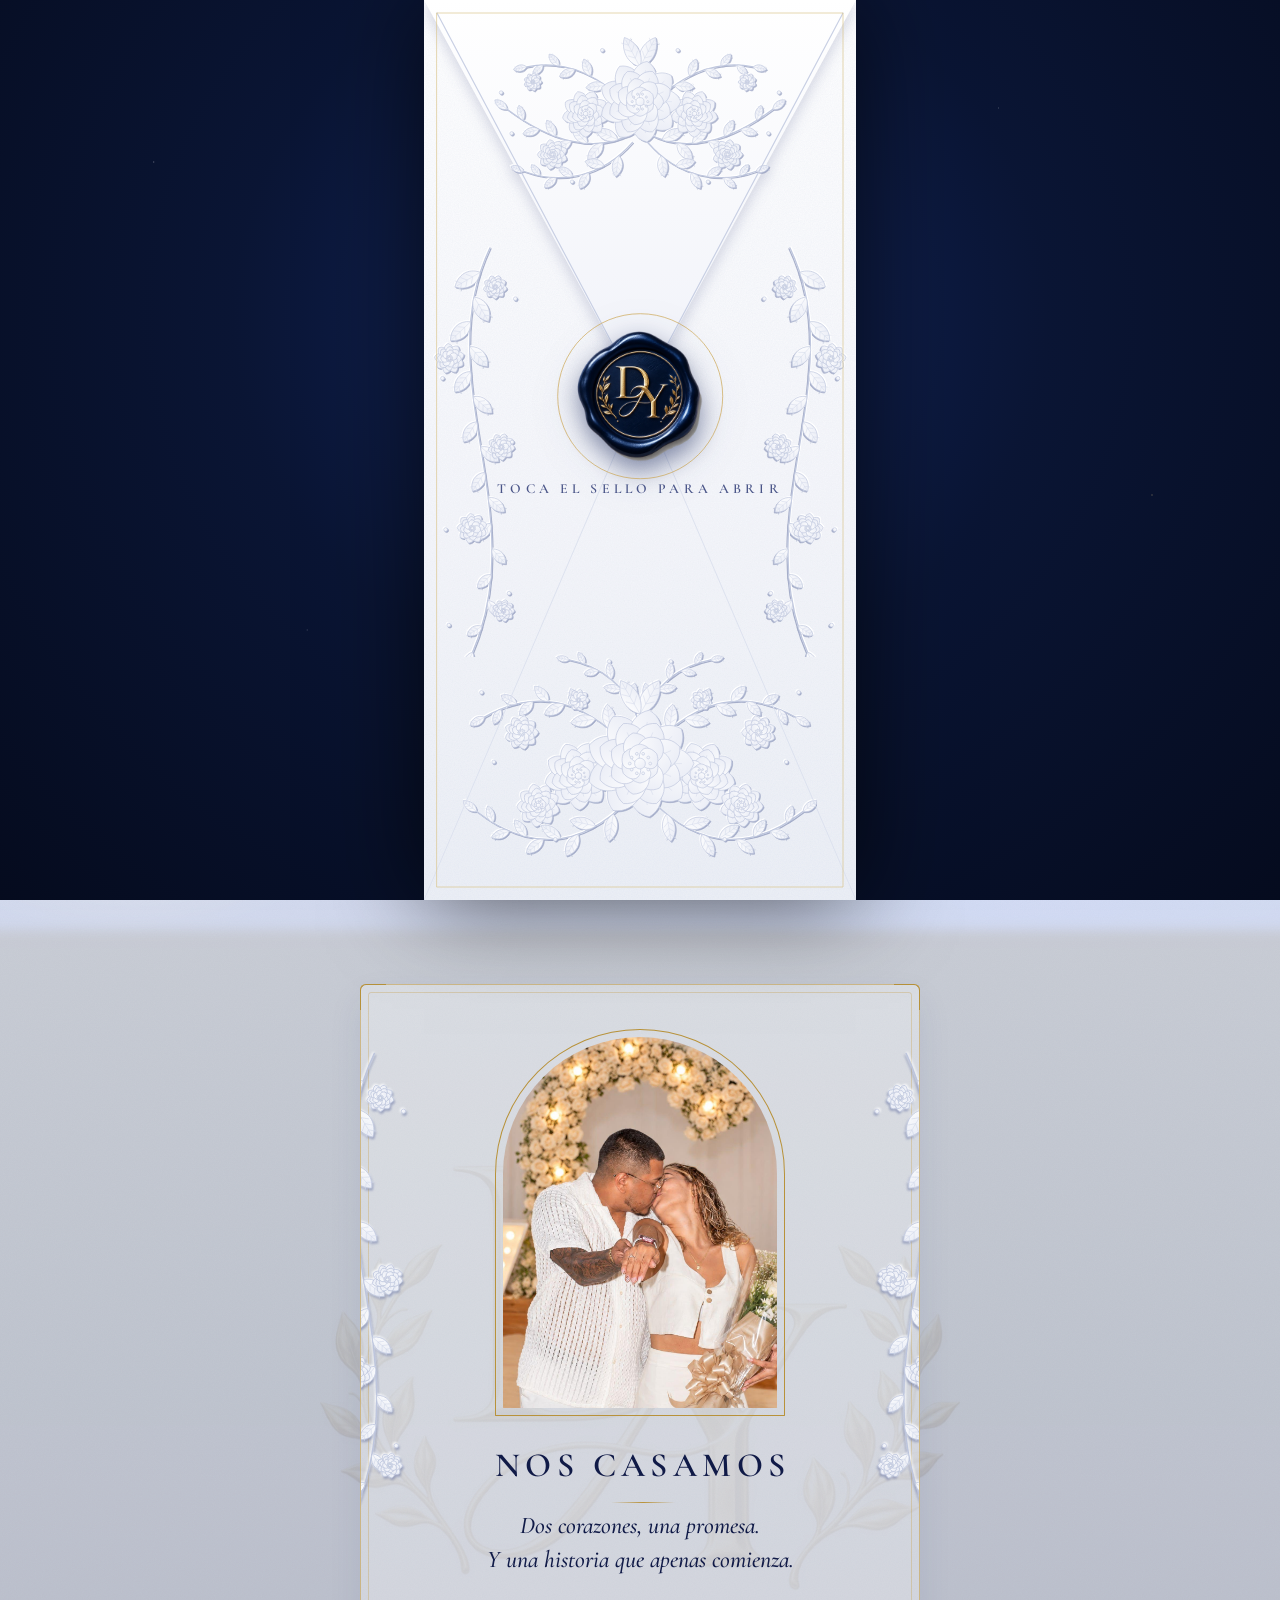
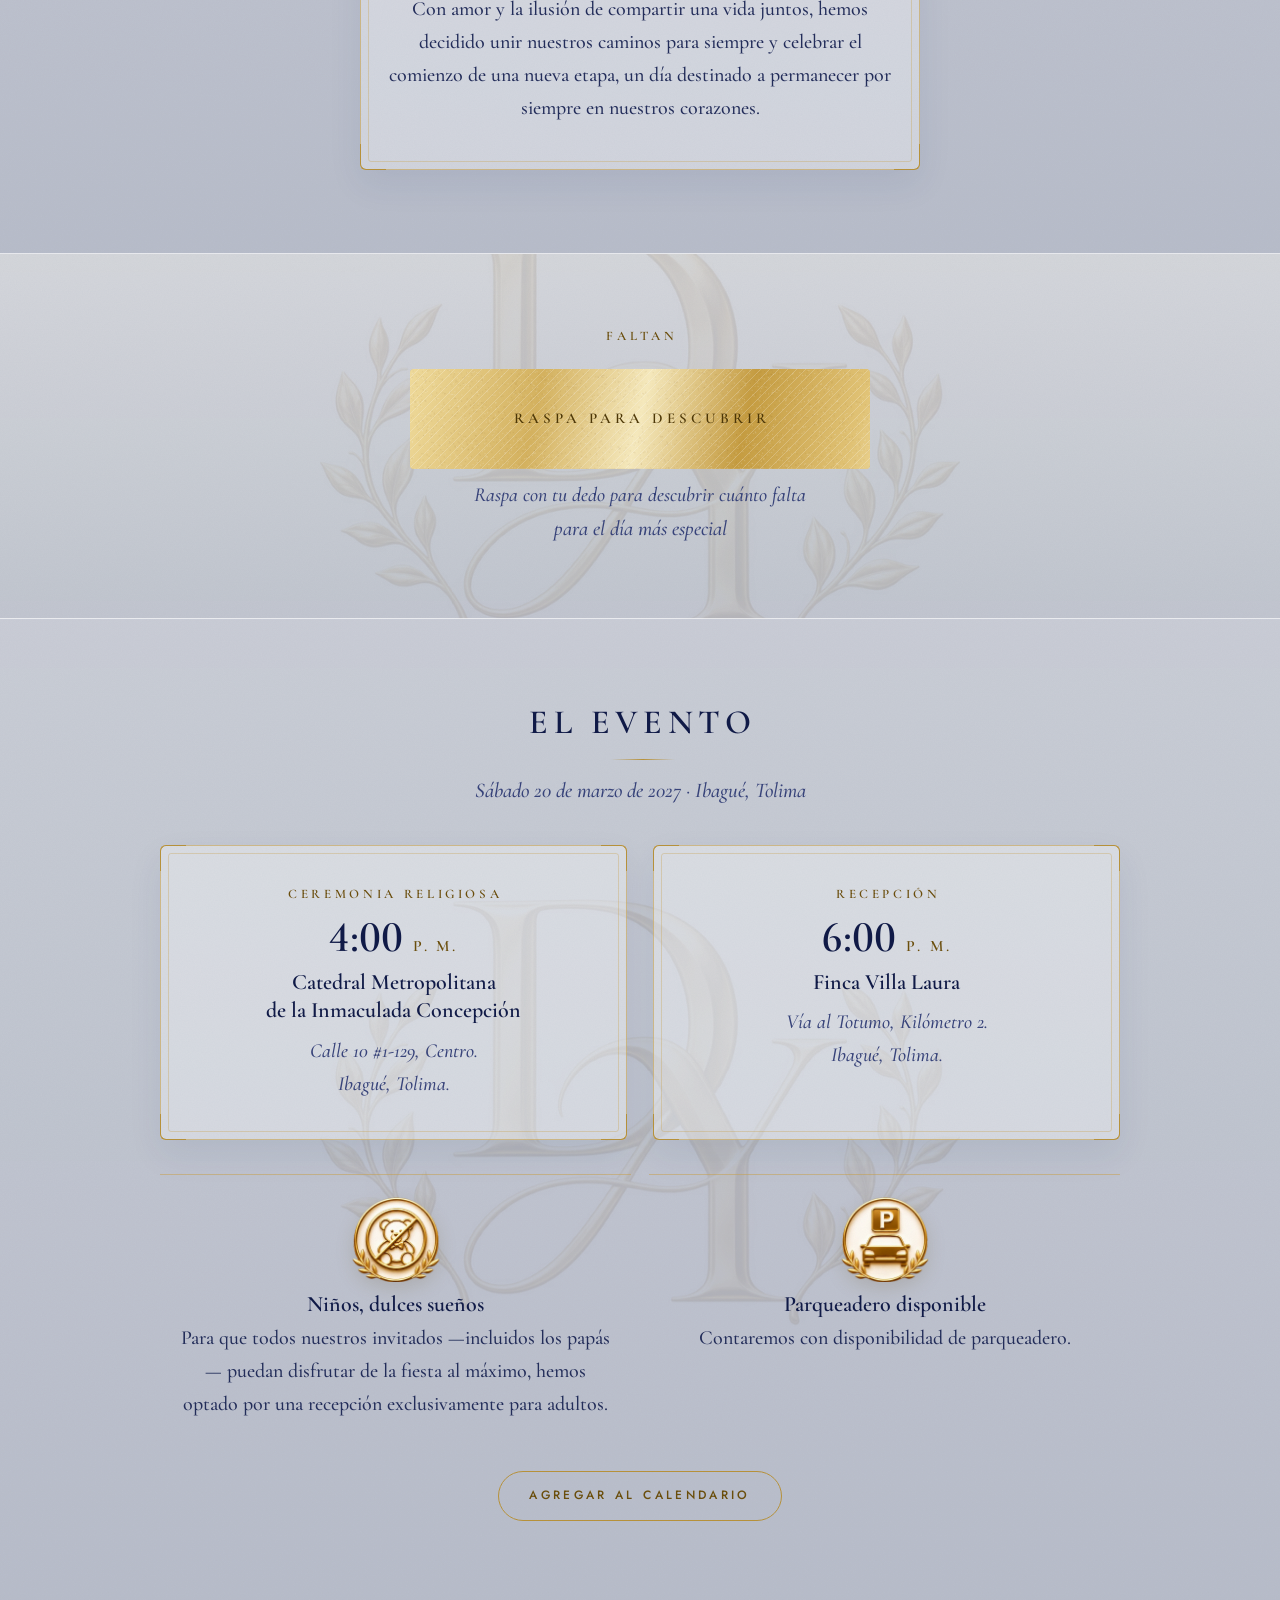
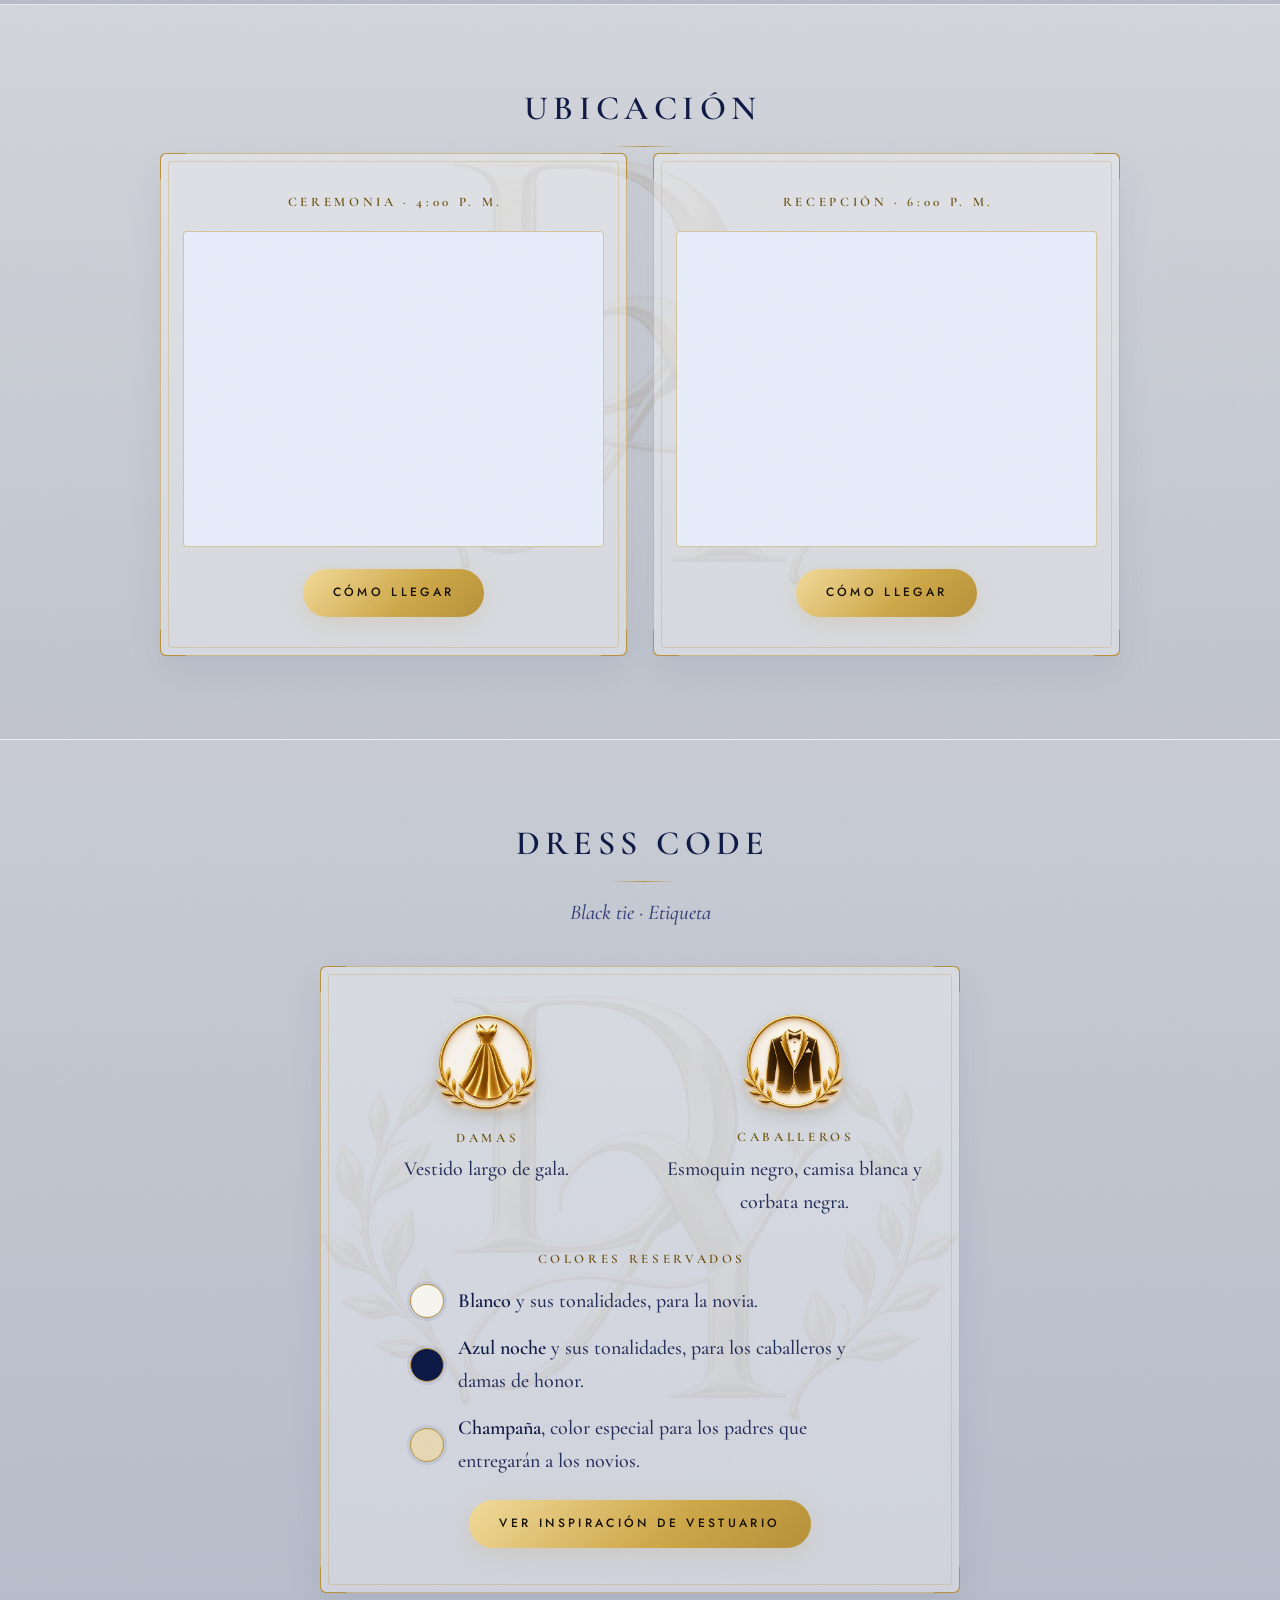
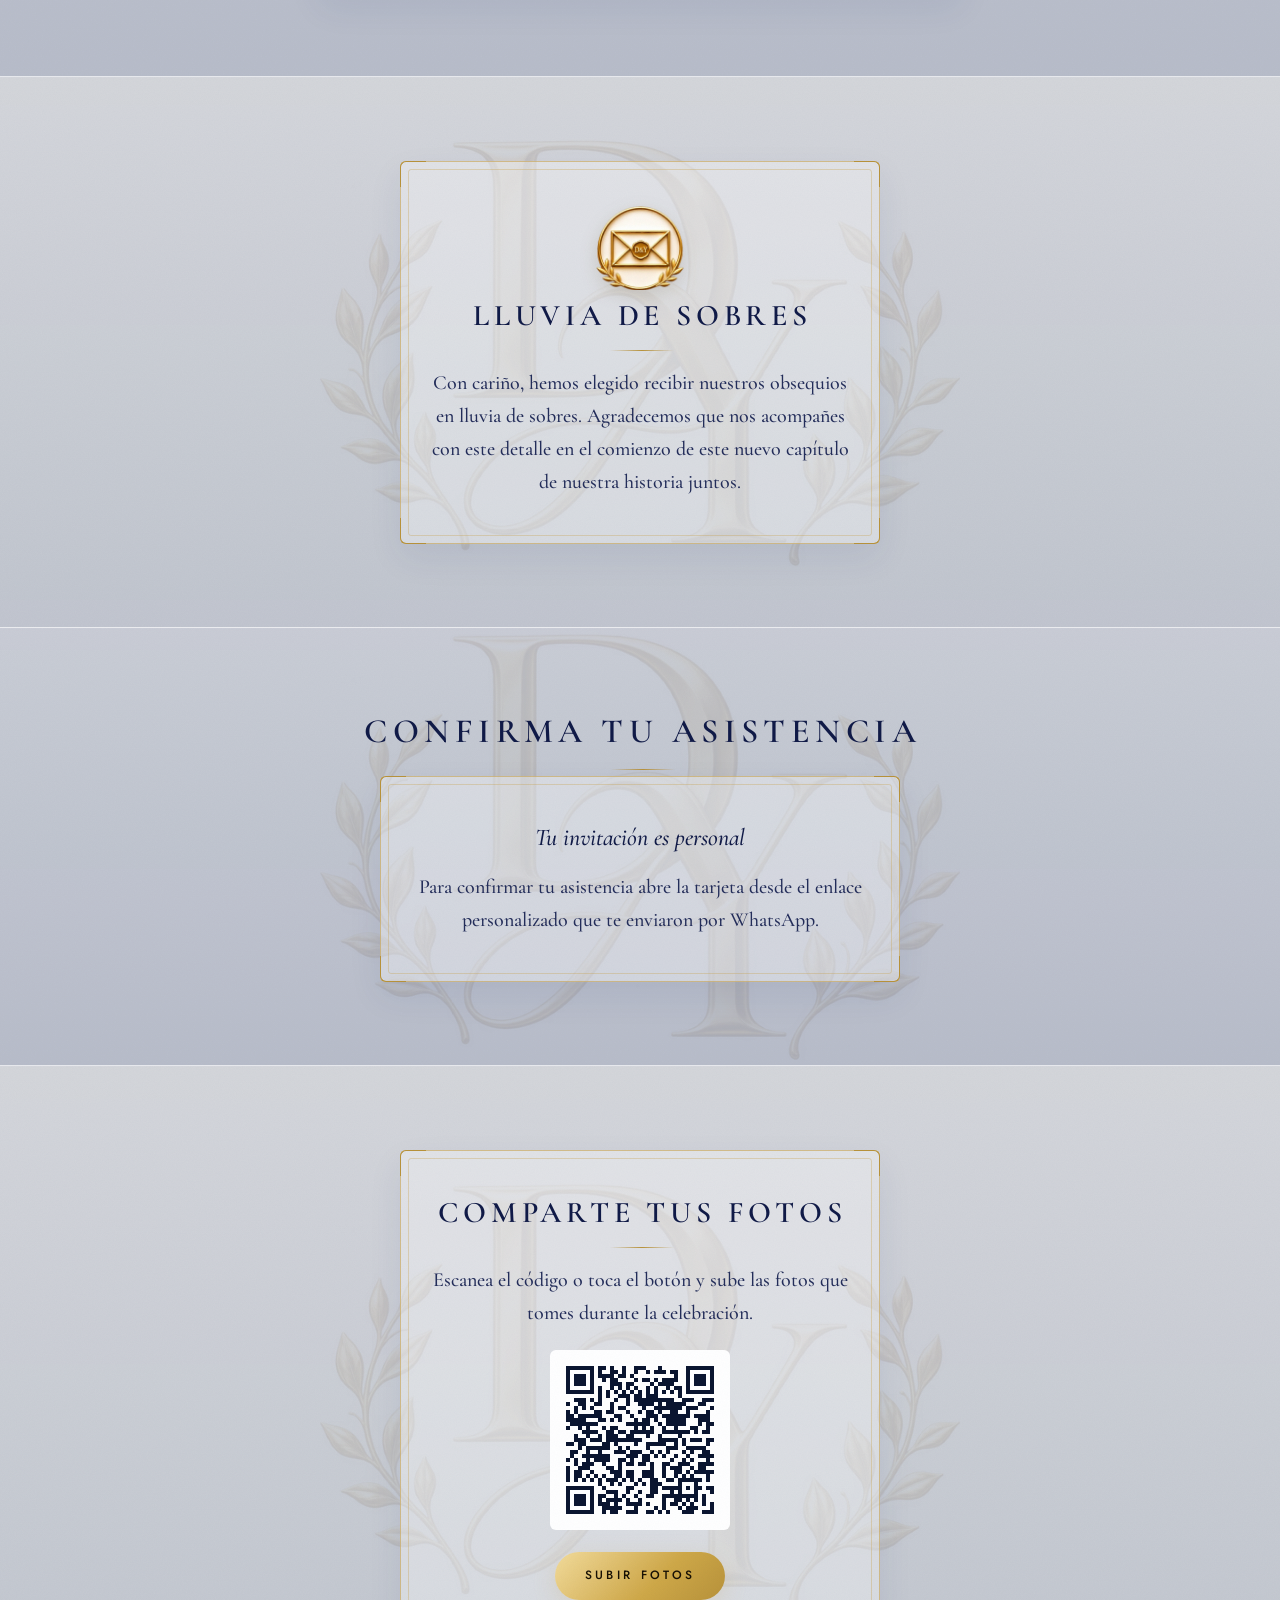
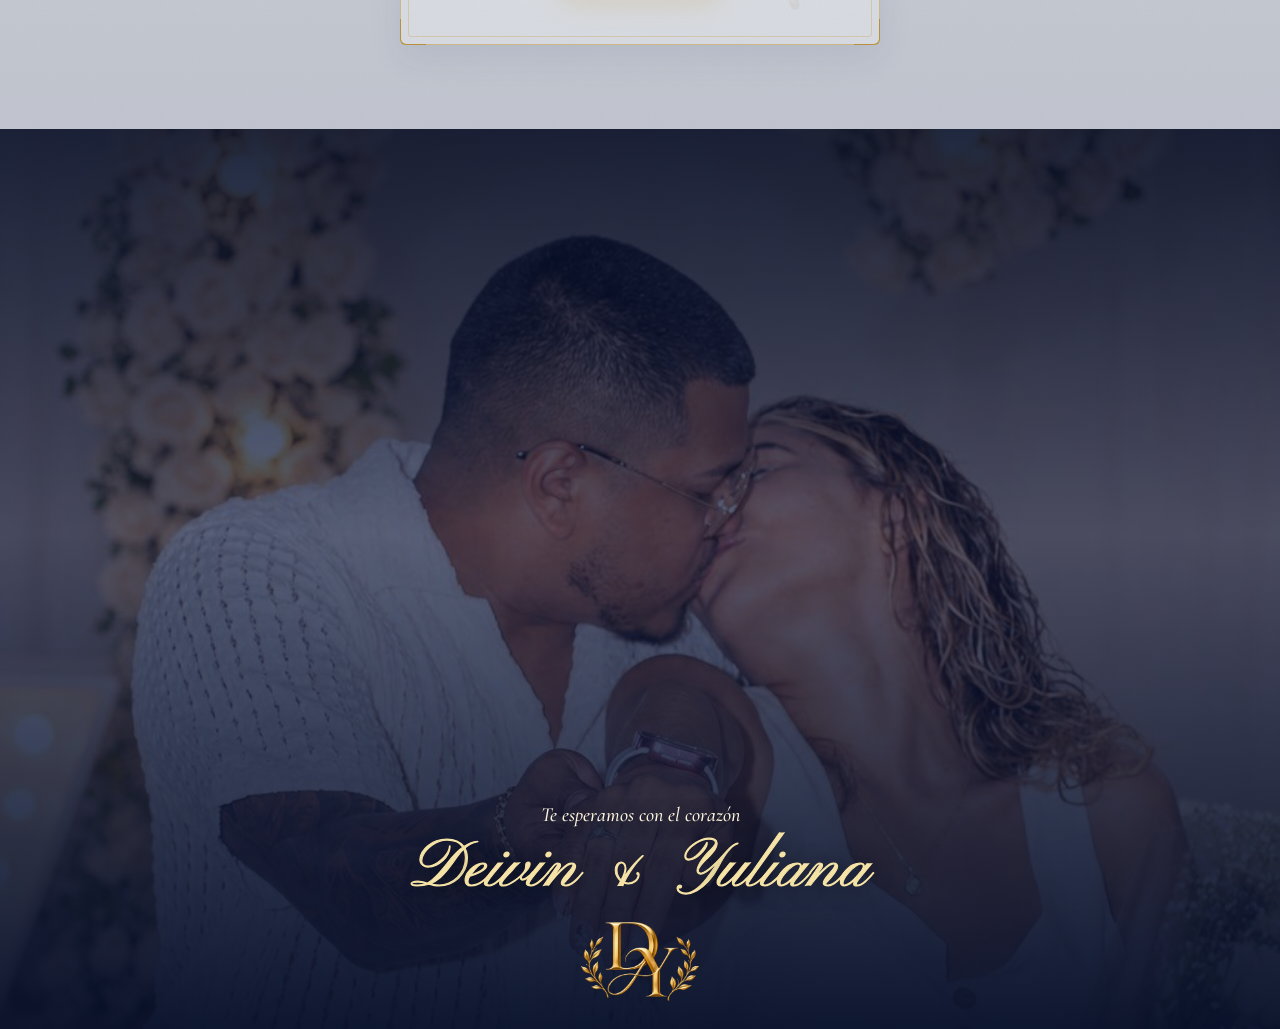
<file: index.html>
<!doctype html>
<html lang="es">
<head>
<meta charset="utf-8">
<meta name="viewport" content="width=device-width, initial-scale=1, viewport-fit=cover">
<title>Deivin & Yuliana · Nos casamos</title>
<meta name="description" content="Deivin & Yuliana te invitan a su boda · 20 de marzo de 2027 · Ibagué, Tolima.">
<meta name="theme-color" content="#050b1e">
<meta name="robots" content="noindex,nofollow">
<meta property="og:type" content="website">
<meta property="og:title" content="Deivin & Yuliana · Nos casamos">
<meta property="og:description" content="Con amor y mucha ilusión, te invitamos a celebrar con nosotros · 20.03.2027">
<meta property="og:image" content="https://karenquinteroboni.github.io/Deivin-Yuliana/assets/img/og.jpg">
<link rel="preload" as="image" href="assets/img/seal.webp?v=8">
<link rel="stylesheet" href="css/fonts.css">
<link rel="stylesheet" href="css/styles.css">
</head>
<body class="locked">

<!-- Símbolos SVG reutilizables: ramita botánica -->
<svg width="0" height="0" style="position:absolute" aria-hidden="true">
  <defs>
    <linearGradient id="goldG" x1="0" y1="0" x2="1" y2="1">
      <stop offset="0" stop-color="#f3dc9b"/><stop offset=".5" stop-color="#c9a24d"/><stop offset="1" stop-color="#9b7a2e"/>
    </linearGradient>
  </defs>
</svg>

<!-- ===================== INTRO: SOBRE + SELLO ===================== -->
<div id="intro" class="intro" role="dialog" aria-label="Invitación de boda">
  <div class="stars" aria-hidden="true"></div>

  <div class="stage">
    <div class="envelope" id="envelope">
      <div class="env-back"></div>

      <div class="flap" id="flap">
        <div class="flap-face flap-front"><img class="orn orn-top" src="assets/img/orn-top.svg?v=8" alt=""></div>
        <div class="flap-face flap-inner"></div>
      </div>
      <div class="pocket"></div>

      <img class="orn orn-side orn-left" src="assets/img/orn-side.svg?v=8" alt="">
      <img class="orn orn-side orn-right" src="assets/img/orn-side.svg?v=8" alt="">
      <img class="orn orn-bottom" src="assets/img/orn-bottom.svg?v=8" alt="">

      <!-- líneas de pliegue + luces que recorren el sobre desde el sello (se dimensionan por JS) -->
      <svg class="lines" id="lines" aria-hidden="true">
        <defs><filter id="glow" filterUnits="userSpaceOnUse" x="-40" y="-40" width="2000" height="3000"><feGaussianBlur stdDeviation="3.4" result="b"/><feMerge><feMergeNode in="b"/><feMergeNode in="SourceGraphic"/></feMerge></filter></defs>
        <g class="l-static" fill="none" stroke-linecap="round" stroke-linejoin="round">
          <path id="lnSeam" stroke="#c9d0e4" stroke-width="1.2"/>
          <path id="lnFoldL" stroke="#dde2ef" stroke-width="1"/>
          <path id="lnFoldR" stroke="#dde2ef" stroke-width="1"/>
          <path id="lnFrame" stroke="#d8c48a" stroke-width=".9" opacity=".75"/>
        </g>
        <g class="o-shine" fill="none" stroke="#e6bf5a" stroke-width="3.4" stroke-linecap="round" filter="url(#glow)">
          <path id="runL" pathLength="100"/>
          <path id="runR" pathLength="100"/>
        </g>
      </svg>

      <button class="seal" id="seal" type="button" aria-label="Abrir invitación: toca el sello">
        <img src="assets/img/seal.webp?v=8" alt="Sello de lacre con las iniciales D y Y" width="260" height="270">
        <span class="seal-ring" aria-hidden="true"></span>
      </button>
      <p class="hint" id="hint">Toca el sello para abrir</p>
    </div>
  </div>

  <!-- Destello de luz al abrir el sobre -->
  <div class="flash" id="flash" aria-hidden="true"></div>

  <!-- Video de apertura -->
  <div class="walk" id="walk" aria-hidden="true">
    <video id="walkVideo" muted playsinline preload="auto" poster="assets/img/caminata-poster.jpg?v=8">
      <source src="assets/media/caminata.mp4?v=8" type="video/mp4">
    </video>
    <div class="walk-shade"></div>
    <p class="walk-title"><span class="ini">D</span>eivin <span>&amp;</span> <span class="ini">Y</span>uliana</p>
    <button class="skip" id="skip" type="button">Saltar</button>
  </div>
</div>

<audio id="music" src="assets/media/musica.mp3?v=8" loop preload="auto"></audio>

<div class="backdrop" aria-hidden="true"></div>

<!-- ===================== CONTROLES ===================== -->
<div class="topbar" id="topbar">
  <button class="icon-btn" id="musicBtn" type="button" aria-label="Pausar música" aria-pressed="true">
    <svg viewBox="0 0 24 24" class="i-on"><path d="M9 18V6l10-2v12" fill="none" stroke="currentColor" stroke-width="1.5"/><circle cx="7" cy="18" r="2.5" fill="currentColor"/><circle cx="17" cy="16" r="2.5" fill="currentColor"/></svg>
    <svg viewBox="0 0 24 24" class="i-off"><path d="M9 18V6l10-2v12" fill="none" stroke="currentColor" stroke-width="1.5"/><circle cx="7" cy="18" r="2.5" fill="currentColor"/><circle cx="17" cy="16" r="2.5" fill="currentColor"/><path d="M3 3l18 18" stroke="currentColor" stroke-width="1.6"/></svg>
  </button>
  <button class="icon-btn" id="menuBtn" type="button" aria-label="Abrir menú" aria-expanded="false" aria-controls="menu">
    <svg viewBox="0 0 24 24"><path d="M4 8h16M4 16h16" stroke="currentColor" stroke-width="1.5" stroke-linecap="round"/></svg>
  </button>
</div>

<nav class="menu" id="menu" aria-label="Menú de navegación" hidden>
  <img class="menu-mono" src="assets/img/monogram.webp?v=8" alt="" width="120">
  <ul>
    <li><a href="#inicio">Inicio</a></li>
    <li><a href="#nos-casamos">Nos casamos</a></li>
    <li><a href="#cuenta">Cuenta regresiva</a></li>
    <li><a href="#evento">El evento</a></li>
    <li><a href="#ubicacion">Ubicación</a></li>
    <li><a href="#dresscode">Dress code</a></li>
    <li><a href="#regalos">Lluvia de sobres</a></li>
    <li><a href="#confirmar">Confirmar asistencia</a></li>
    <li id="navFotos" hidden><a href="#fotos">Comparte tus fotos</a></li>
  </ul>
</nav>

<!-- ===================== TARJETA ===================== -->
<main id="card">

  <!-- PORTADA -->
  <section id="inicio" class="hero">
    <img class="hero-bg" src="assets/img/playa.jpg?v=8" alt="Deivin y Yuliana abrazados al atardecer en la playa">
    <div class="hero-shade"></div>
    <div class="hero-in reveal">
      <p class="eyebrow">Con amor y mucha ilusión</p>
      <h1 class="names"><span class="ini">D</span>eivin <span>&amp;</span> <span class="ini">Y</span>uliana</h1>
      <p class="date-line">20 · 03 · 2027</p>
      <p class="phrase">Nuestro lugar favorito<br>siempre será juntos.</p>
    </div>
    <a class="scroll-cue" href="#nos-casamos" aria-label="Continuar"><span></span></a>
  </section>

  <!-- NOS CASAMOS -->
  <section id="nos-casamos" class="sec sec-story">
    <div class="wm" aria-hidden="true"></div>
    <div class="frame reveal has-relief">
      <div class="relief" aria-hidden="true">
        <img class="rl rl-l" src="assets/img/orn-side.svg?v=8" alt="">
        <img class="rl rl-r" src="assets/img/orn-side.svg?v=8" alt="">
      </div>
      <span class="corner tl"></span><span class="corner tr"></span><span class="corner bl"></span><span class="corner br"></span>
      <figure class="arch"><img src="assets/img/pareja.jpg?v=8" alt="Deivin y Yuliana" loading="lazy"></figure>
      <h2 class="sec-title">Nos casamos</h2>
      <p class="lead">Dos corazones, una promesa.<br>Y una historia que apenas comienza.</p>
      <p class="body">Con amor y la ilusión de compartir una vida juntos, hemos decidido unir nuestros caminos para siempre y celebrar el comienzo de una nueva etapa, un día destinado a permanecer por siempre en nuestros corazones.</p>
    </div>
  </section>

  <!-- CUENTA REGRESIVA -->
  <section id="cuenta" class="sec sec-count">
    <div class="wm" aria-hidden="true"></div>
    <div class="reveal">
      <p class="eyebrow">Faltan</p>
      <div class="scratch" id="scratch">
        <div class="count" id="count" role="timer" aria-live="off">
          <div><b id="cD">--</b><span>días</span></div>
          <div><b id="cH">--</b><span>horas</span></div>
          <div><b id="cM">--</b><span>min</span></div>
          <div><b id="cS">--</b><span>seg</span></div>
        </div>
        <canvas id="foil" role="button" tabindex="0" aria-label="Cuenta regresiva cubierta. Raspa con el dedo o presiona Enter para descubrirla"></canvas>
      </div>
      <p class="scratch-hint" id="scratchHint">Raspa con tu dedo para descubrir cuánto falta</p>
      <p class="count-msg" id="countMsg">para el día más especial</p>
    </div>
  </section>

  <!-- EVENTO -->
  <section id="evento" class="sec sec-event">
    <div class="wm" aria-hidden="true"></div>
    <h2 class="sec-title reveal">El evento</h2>
    <p class="sec-sub reveal">Sábado 20 de marzo de 2027 · Ibagué, Tolima</p>

    <div class="cards">
      <article class="frame card reveal">
        <span class="corner tl"></span><span class="corner tr"></span><span class="corner bl"></span><span class="corner br"></span>
        <p class="card-k">Ceremonia religiosa</p>
        <p class="time">4:00 <small>p. m.</small></p>
        <h3>Catedral Metropolitana<br>de la Inmaculada Concepción</h3>
        <p class="addr">Calle 10 #1-129, Centro.<br>Ibagué, Tolima.</p>
      </article>
      <article class="frame card reveal">
        <span class="corner tl"></span><span class="corner tr"></span><span class="corner bl"></span><span class="corner br"></span>
        <p class="card-k">Recepción</p>
        <p class="time">6:00 <small>p. m.</small></p>
        <h3>Finca Villa Laura</h3>
        <p class="addr">Vía al Totumo, Kilómetro 2.<br>Ibagué, Tolima.</p>
      </article>
    </div>

    <div class="notes reveal">
      <div class="note">
        <img class="emblem sm" src="assets/img/icon-dulces-suenos.webp?v=8" alt="" width="88" height="85">
        <h4>Niños, dulces sueños</h4>
        <p>Para que todos nuestros invitados —incluidos los papás— puedan disfrutar de la fiesta al máximo, hemos optado por una recepción exclusivamente para adultos.</p>
      </div>
      <div class="note">
        <img class="emblem sm" src="assets/img/icon-parqueadero.webp?v=8" alt="" width="88" height="85">
        <h4>Parqueadero disponible</h4>
        <p>Contaremos con disponibilidad de parqueadero.</p>
      </div>
    </div>
    <button class="btn ghost reveal" id="addCal" type="button">Agregar al calendario</button>
  </section>

  <!-- UBICACIÓN -->
  <section id="ubicacion" class="sec sec-map">
    <div class="wm" aria-hidden="true"></div>
    <h2 class="sec-title reveal">Ubicación</h2>
    <div class="cards">
      <article class="frame card reveal">
        <span class="corner tl"></span><span class="corner tr"></span><span class="corner bl"></span><span class="corner br"></span>
        <p class="card-k">Ceremonia · 4:00 p. m.</p>
        <div class="map"><iframe loading="lazy" title="Mapa de la ceremonia" referrerpolicy="no-referrer-when-downgrade"
          src="https://maps.google.com/maps?q=Catedral%20Metropolitana%20de%20la%20Inmaculada%20Concepci%C3%B3n%2C%20Calle%2010%20%231-129%2C%20Ibagu%C3%A9%2C%20Tolima&amp;output=embed"></iframe></div>
        <a class="btn" href="https://maps.app.goo.gl/79RzYHotFCqVRmhW9" target="_blank" rel="noopener">Cómo llegar</a>
      </article>
      <article class="frame card reveal">
        <span class="corner tl"></span><span class="corner tr"></span><span class="corner bl"></span><span class="corner br"></span>
        <p class="card-k">Recepción · 6:00 p. m.</p>
        <div class="map"><iframe loading="lazy" title="Mapa de la recepción" referrerpolicy="no-referrer-when-downgrade"
          src="https://maps.google.com/maps?q=Finca%20Villa%20Laura%2C%20V%C3%ADa%20al%20Totumo%20Km%202%2C%20Ibagu%C3%A9%2C%20Tolima&amp;output=embed"></iframe></div>
        <a class="btn" href="https://maps.app.goo.gl/mZXPFWo8woz5Bvjv7" target="_blank" rel="noopener">Cómo llegar</a>
      </article>
    </div>
  </section>

  <!-- DRESS CODE -->
  <section id="dresscode" class="sec sec-dress">
    <div class="wm" aria-hidden="true"></div>
    <h2 class="sec-title reveal">Dress code</h2>
    <p class="sec-sub reveal">Black tie · Etiqueta</p>
    <div class="frame reveal dress">
      <span class="corner tl"></span><span class="corner tr"></span><span class="corner bl"></span><span class="corner br"></span>
      <div class="dress-grid">
        <div><img class="emblem" src="assets/img/icon-damas.webp?v=8" alt="" width="112" height="108"><p class="card-k">Damas</p><p>Vestido largo de gala.</p></div>
        <div><img class="emblem" src="assets/img/icon-caballeros.webp?v=8" alt="" width="112" height="108"><p class="card-k">Caballeros</p><p>Esmoquin negro, camisa blanca y corbata negra.</p></div>
      </div>
      <p class="card-k reserved-t">Colores reservados</p>
      <ul class="reserved">
        <li><i style="background:#f8f6f0"></i><span><b>Blanco</b> y sus tonalidades, para la novia.</span></li>
        <li><i style="background:#0d1a48;border-color:#c9a24d"></i><span><b>Azul noche</b> y sus tonalidades, para los caballeros y damas de honor.</span></li>
        <li><i style="background:#e8d8b4"></i><span><b>Champaña</b>, color especial para los padres que entregarán a los novios.</span></li>
      </ul>
      <a class="btn" id="dressLink" href="https://pin.it/5KP9RG96m" target="_blank" rel="noopener">Ver inspiración de vestuario</a>
    </div>
  </section>

  <!-- LLUVIA DE SOBRES -->
  <section id="regalos" class="sec sec-gift">
    <div class="wm" aria-hidden="true"></div>
    <div class="frame reveal slim">
      <span class="corner tl"></span><span class="corner tr"></span><span class="corner bl"></span><span class="corner br"></span>
      <img class="emblem sm" src="assets/img/icon-sobres.webp?v=8" alt="" width="88" height="85">
      <h2 class="sec-title small">Lluvia de sobres</h2>
      <p class="body">Con cariño, hemos elegido recibir nuestros obsequios en lluvia de sobres. Agradecemos que nos acompañes con este detalle en el comienzo de este nuevo capítulo de nuestra historia juntos.</p>
    </div>
  </section>

  <!-- CONFIRMACIÓN -->
  <section id="confirmar" class="sec sec-rsvp">
    <div class="wm" aria-hidden="true"></div>
    <h2 class="sec-title reveal">Confirma tu asistencia</h2>
    <div class="frame reveal rsvp" id="rsvp" aria-live="polite">
      <span class="corner tl"></span><span class="corner tr"></span><span class="corner bl"></span><span class="corner br"></span>
      <div id="rsvpBody"><p class="body">Cargando tu invitación…</p></div>
    </div>
  </section>

  <!-- FOTOS (aparece al configurar photosUrl) -->
  <section id="fotos" class="sec sec-photos" hidden>
    <div class="wm" aria-hidden="true"></div>
    <div class="frame reveal slim">
      <span class="corner tl"></span><span class="corner tr"></span><span class="corner bl"></span><span class="corner br"></span>
      <h2 class="sec-title small">Comparte tus fotos</h2>
      <p class="body">Escanea el código o toca el botón y sube las fotos que tomes durante la celebración.</p>
      <img class="qr" data-src="assets/img/qr-fotos.png" alt="Código QR para subir fotos" width="180" height="180" onerror="this.remove()">
      <a class="btn" id="photosLink" href="#" target="_blank" rel="noopener">Subir fotos</a>
    </div>
  </section>

  <!-- DESPEDIDA -->
  <footer class="bye">
    <img class="bye-bg" src="assets/img/pareja.jpg?v=8" alt="">
    <div class="bye-tint" aria-hidden="true"></div>
    <div class="reveal">
      <p class="lead">Te esperamos con el corazón</p>
      <p class="names small"><span class="ini">D</span>eivin <span>&amp;</span> <span class="ini">Y</span>uliana</p>
      <img class="bye-mono" src="assets/img/monogram.webp?v=8" alt="Monograma D y Y" width="220">
    </div>
  </footer>
</main>

<script src="js/config.js"></script>
<script src="js/main.js"></script>
</body>
</html>
</file>
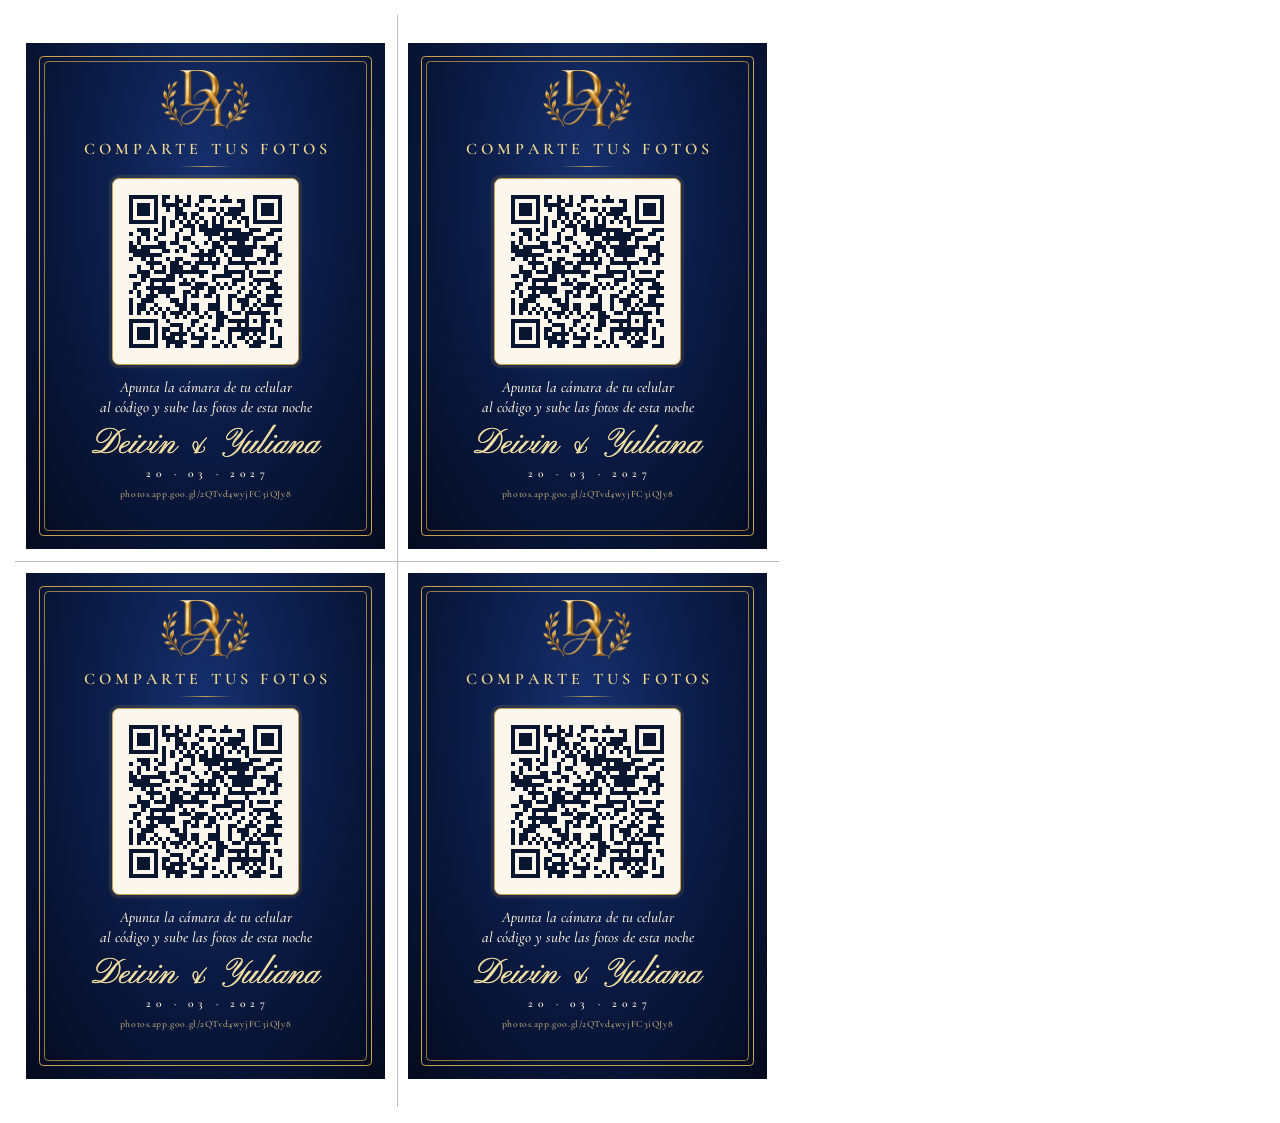
<file: print/mesa-qr-hoja-a4.html>
<!doctype html><html lang="es"><head><meta charset="utf-8"><title>Tarjeta de mesa · QR de fotos</title>
<link rel="stylesheet" href="../css/fonts.css"><style>
@page{margin:0}
*{box-sizing:border-box;margin:0;padding:0}
html,body{background:#fff;-webkit-print-color-adjust:exact;print-color-adjust:exact}
.card{container-type:inline-size;width:100%;aspect-ratio:105/148;position:relative;overflow:hidden;color:#f6e3a6;text-align:center;
  background:radial-gradient(ellipse at 50% 28%,#16306f 0%,#0b1b45 48%,#050b1e 100%);font-family:'Cormorant Garamond',Georgia,serif}
.in{position:absolute;inset:0;display:flex;flex-direction:column;align-items:center;padding:7.4cqw 0 0}
.frame{position:absolute;inset:3.6cqw;border:.32cqw solid #c9a24d;border-radius:1.2cqw}
.frame.f2{inset:5cqw;border-width:.14cqw;border-color:#c9a24dbb}
.mono{width:25cqw;height:auto;display:block}
.kicker{margin-top:2.6cqw;font-weight:600;font-size:4.5cqw;letter-spacing:.26em;text-transform:uppercase;padding-left:.26em;color:#f1d98f}
.rule{width:15cqw;height:.25cqw;margin:2cqw 0 3.2cqw;background:linear-gradient(90deg,transparent,#c9a24d,transparent)}
.qr{width:52cqw;padding:2cqw;background:#fbf7ec;border-radius:2cqw;border:.4cqw solid #c9a24d;box-shadow:0 0 0 .9cqw #c9a24d22}
.qrbox{padding:2.4cqw;background:#fbf7ec;line-height:0}
.qrbox svg{width:100%;height:auto;display:block;shape-rendering:crispEdges}
.how{margin-top:3.4cqw;font-style:italic;font-weight:500;font-size:4.2cqw;line-height:1.35;color:#fff6e0}
.names{margin-top:2.4cqw;font-family:'Pinyon Script',cursive;font-size:9.6cqw;line-height:1.1;-webkit-text-stroke:.016em currentColor;color:#f6e3a6}
.names span{font-size:.92em;margin:0 .08em}
.date{margin-top:.4cqw;font-weight:600;font-size:3.2cqw;letter-spacing:.42em;padding-left:.42em;color:#fff6e0}
.url{margin-top:2.2cqw;font-size:2.7cqw;letter-spacing:.06em;color:#c9b27a;font-weight:500}

@page{size:210mm 297mm}
body{width:210mm;height:297mm;position:relative;background:#fff}
.g{position:absolute;inset:0;display:grid;grid-template-columns:95mm 95mm;grid-template-rows:134mm 134mm;gap:6mm;padding:11.5mm 7mm;justify-content:center}
.cut{position:absolute;background:#bbb}
.v{left:105mm;width:.2mm;top:4mm;bottom:4mm}.h{top:148.5mm;height:.2mm;left:4mm;right:4mm}
</style></head><body><div class="g"><div class="card"><div class="in">
  <div class="frame"></div><div class="frame f2"></div>
  <img class="mono" src="../assets/img/monogram.webp" alt="">
  <p class="kicker">Comparte tus fotos</p>
  <div class="rule"></div>
  <div class="qr"><div class="qrbox"><svg viewBox="0 0 37 37" class="segno"><path class="qrline" stroke="#0a1530" d="M0 0.5h7m1 0h2m1 0h1m2 0h1m2 0h3m3 0h1m6 0h7m-37 1h1m5 0h1m1 0h1m2 0h2m1 0h1m2 0h1m2 0h1m1 0h3m1 0h2m2 0h1m5 0h1m-37 1h1m1 0h3m1 0h1m1 0h4m1 0h2m1 0h1m10 0h1m2 0h1m1 0h3m1 0h1m-37 1h1m1 0h3m1 0h1m2 0h1m1 0h2m4 0h1m1 0h2m1 0h1m1 0h4m2 0h1m1 0h3m1 0h1m-37 1h1m1 0h3m1 0h1m4 0h3m1 0h2m4 0h1m1 0h4m3 0h1m1 0h3m1 0h1m-37 1h1m5 0h1m1 0h1m2 0h1m1 0h1m1 0h1m1 0h1m2 0h1m1 0h1m2 0h1m1 0h2m1 0h1m5 0h1m-37 1h7m1 0h1m1 0h1m1 0h1m1 0h1m1 0h1m1 0h1m1 0h1m1 0h1m1 0h1m1 0h1m1 0h1m1 0h7m-29 1h1m1 0h1m2 0h3m1 0h2m1 0h3m5 0h1m-27 1h3m1 0h1m1 0h1m3 0h1m2 0h1m1 0h10m2 0h3m2 0h3m-37 1h1m2 0h2m2 0h2m2 0h1m3 0h1m2 0h4m1 0h1m1 0h5m3 0h2m-33 1h1m1 0h1m1 0h1m4 0h1m1 0h2m4 0h1m2 0h7m1 0h3m3 0h1m-37 1h1m1 0h1m4 0h2m1 0h2m3 0h1m2 0h1m1 0h2m1 0h1m2 0h2m2 0h1m4 0h1m-36 1h2m1 0h6m3 0h2m2 0h1m3 0h3m1 0h7m1 0h4m-36 1h5m3 0h2m1 0h1m1 0h1m3 0h1m1 0h2m1 0h1m2 0h5m3 0h3m-35 1h7m7 0h6m2 0h1m1 0h5m3 0h1m1 0h2m-37 1h1m2 0h1m1 0h1m3 0h1m1 0h2m4 0h1m1 0h1m1 0h1m2 0h1m2 0h1m3 0h2m2 0h1m-32 1h4m2 0h2m1 0h2m1 0h6m2 0h7m1 0h1m1 0h2m-34 1h1m2 0h1m2 0h1m1 0h3m2 0h2m3 0h1m2 0h1m4 0h1m-27 1h3m1 0h3m1 0h9m4 0h5m1 0h1m1 0h3m1 0h2m-37 1h2m1 0h2m4 0h2m1 0h1m4 0h1m2 0h5m2 0h1m1 0h1m5 0h1m-33 1h1m1 0h6m2 0h1m1 0h1m4 0h1m4 0h3m2 0h5m-34 1h2m2 0h1m2 0h1m3 0h3m1 0h3m2 0h1m1 0h1m1 0h1m3 0h1m1 0h1m2 0h2m-35 1h1m2 0h7m4 0h3m1 0h2m1 0h1m1 0h1m2 0h1m2 0h1m2 0h4m-37 1h1m1 0h1m2 0h1m1 0h4m2 0h2m1 0h1m2 0h2m5 0h1m2 0h1m1 0h1m3 0h1m-34 1h1m1 0h3m2 0h1m3 0h1m1 0h2m1 0h2m1 0h1m2 0h2m2 0h3m2 0h4m-37 1h1m2 0h3m4 0h2m1 0h1m7 0h1m2 0h1m1 0h3m2 0h1m1 0h2m-35 1h1m1 0h2m2 0h1m4 0h3m1 0h2m2 0h3m2 0h1m2 0h2m1 0h1m1 0h5m-37 1h1m1 0h2m1 0h1m1 0h1m1 0h1m2 0h2m1 0h2m2 0h3m2 0h1m2 0h1m1 0h1m1 0h1m3 0h1m-36 1h1m1 0h1m1 0h1m1 0h1m1 0h1m1 0h3m1 0h1m1 0h1m1 0h1m2 0h2m2 0h2m1 0h6m1 0h1m-28 1h1m2 0h1m1 0h1m3 0h1m1 0h1m1 0h3m4 0h1m3 0h1m-33 1h7m2 0h1m5 0h2m4 0h2m1 0h5m1 0h1m1 0h2m1 0h2m-37 1h1m5 0h1m3 0h3m2 0h1m2 0h1m2 0h2m3 0h1m1 0h1m3 0h1m3 0h1m-37 1h1m1 0h3m1 0h1m1 0h2m2 0h1m1 0h1m2 0h1m2 0h2m2 0h9m1 0h1m-35 1h1m1 0h3m1 0h1m1 0h1m1 0h4m1 0h1m2 0h1m5 0h1m2 0h2m1 0h1m1 0h1m1 0h1m-35 1h1m1 0h3m1 0h1m1 0h3m1 0h1m2 0h4m1 0h1m3 0h1m1 0h2m1 0h1m1 0h1m2 0h1m1 0h1m-37 1h1m5 0h1m2 0h5m3 0h1m4 0h1m1 0h1m3 0h1m1 0h3m3 0h1m-37 1h7m2 0h1m1 0h2m2 0h3m2 0h2m1 0h1m1 0h1m3 0h3m2 0h3"/></svg></div></div>
  <p class="how">Apunta la cámara de tu celular<br>al código y sube las fotos de esta noche</p>
  <p class="names">Deivin <span>&amp;</span> Yuliana</p>
  <p class="date">20 · 03 · 2027</p>
  <p class="url">photos.app.goo.gl/2QTvd4wyjFC3iQJy8</p>
</div></div><div class="card"><div class="in">
  <div class="frame"></div><div class="frame f2"></div>
  <img class="mono" src="../assets/img/monogram.webp" alt="">
  <p class="kicker">Comparte tus fotos</p>
  <div class="rule"></div>
  <div class="qr"><div class="qrbox"><svg viewBox="0 0 37 37" class="segno"><path class="qrline" stroke="#0a1530" d="M0 0.5h7m1 0h2m1 0h1m2 0h1m2 0h3m3 0h1m6 0h7m-37 1h1m5 0h1m1 0h1m2 0h2m1 0h1m2 0h1m2 0h1m1 0h3m1 0h2m2 0h1m5 0h1m-37 1h1m1 0h3m1 0h1m1 0h4m1 0h2m1 0h1m10 0h1m2 0h1m1 0h3m1 0h1m-37 1h1m1 0h3m1 0h1m2 0h1m1 0h2m4 0h1m1 0h2m1 0h1m1 0h4m2 0h1m1 0h3m1 0h1m-37 1h1m1 0h3m1 0h1m4 0h3m1 0h2m4 0h1m1 0h4m3 0h1m1 0h3m1 0h1m-37 1h1m5 0h1m1 0h1m2 0h1m1 0h1m1 0h1m1 0h1m2 0h1m1 0h1m2 0h1m1 0h2m1 0h1m5 0h1m-37 1h7m1 0h1m1 0h1m1 0h1m1 0h1m1 0h1m1 0h1m1 0h1m1 0h1m1 0h1m1 0h1m1 0h1m1 0h7m-29 1h1m1 0h1m2 0h3m1 0h2m1 0h3m5 0h1m-27 1h3m1 0h1m1 0h1m3 0h1m2 0h1m1 0h10m2 0h3m2 0h3m-37 1h1m2 0h2m2 0h2m2 0h1m3 0h1m2 0h4m1 0h1m1 0h5m3 0h2m-33 1h1m1 0h1m1 0h1m4 0h1m1 0h2m4 0h1m2 0h7m1 0h3m3 0h1m-37 1h1m1 0h1m4 0h2m1 0h2m3 0h1m2 0h1m1 0h2m1 0h1m2 0h2m2 0h1m4 0h1m-36 1h2m1 0h6m3 0h2m2 0h1m3 0h3m1 0h7m1 0h4m-36 1h5m3 0h2m1 0h1m1 0h1m3 0h1m1 0h2m1 0h1m2 0h5m3 0h3m-35 1h7m7 0h6m2 0h1m1 0h5m3 0h1m1 0h2m-37 1h1m2 0h1m1 0h1m3 0h1m1 0h2m4 0h1m1 0h1m1 0h1m2 0h1m2 0h1m3 0h2m2 0h1m-32 1h4m2 0h2m1 0h2m1 0h6m2 0h7m1 0h1m1 0h2m-34 1h1m2 0h1m2 0h1m1 0h3m2 0h2m3 0h1m2 0h1m4 0h1m-27 1h3m1 0h3m1 0h9m4 0h5m1 0h1m1 0h3m1 0h2m-37 1h2m1 0h2m4 0h2m1 0h1m4 0h1m2 0h5m2 0h1m1 0h1m5 0h1m-33 1h1m1 0h6m2 0h1m1 0h1m4 0h1m4 0h3m2 0h5m-34 1h2m2 0h1m2 0h1m3 0h3m1 0h3m2 0h1m1 0h1m1 0h1m3 0h1m1 0h1m2 0h2m-35 1h1m2 0h7m4 0h3m1 0h2m1 0h1m1 0h1m2 0h1m2 0h1m2 0h4m-37 1h1m1 0h1m2 0h1m1 0h4m2 0h2m1 0h1m2 0h2m5 0h1m2 0h1m1 0h1m3 0h1m-34 1h1m1 0h3m2 0h1m3 0h1m1 0h2m1 0h2m1 0h1m2 0h2m2 0h3m2 0h4m-37 1h1m2 0h3m4 0h2m1 0h1m7 0h1m2 0h1m1 0h3m2 0h1m1 0h2m-35 1h1m1 0h2m2 0h1m4 0h3m1 0h2m2 0h3m2 0h1m2 0h2m1 0h1m1 0h5m-37 1h1m1 0h2m1 0h1m1 0h1m1 0h1m2 0h2m1 0h2m2 0h3m2 0h1m2 0h1m1 0h1m1 0h1m3 0h1m-36 1h1m1 0h1m1 0h1m1 0h1m1 0h1m1 0h3m1 0h1m1 0h1m1 0h1m2 0h2m2 0h2m1 0h6m1 0h1m-28 1h1m2 0h1m1 0h1m3 0h1m1 0h1m1 0h3m4 0h1m3 0h1m-33 1h7m2 0h1m5 0h2m4 0h2m1 0h5m1 0h1m1 0h2m1 0h2m-37 1h1m5 0h1m3 0h3m2 0h1m2 0h1m2 0h2m3 0h1m1 0h1m3 0h1m3 0h1m-37 1h1m1 0h3m1 0h1m1 0h2m2 0h1m1 0h1m2 0h1m2 0h2m2 0h9m1 0h1m-35 1h1m1 0h3m1 0h1m1 0h1m1 0h4m1 0h1m2 0h1m5 0h1m2 0h2m1 0h1m1 0h1m1 0h1m-35 1h1m1 0h3m1 0h1m1 0h3m1 0h1m2 0h4m1 0h1m3 0h1m1 0h2m1 0h1m1 0h1m2 0h1m1 0h1m-37 1h1m5 0h1m2 0h5m3 0h1m4 0h1m1 0h1m3 0h1m1 0h3m3 0h1m-37 1h7m2 0h1m1 0h2m2 0h3m2 0h2m1 0h1m1 0h1m3 0h3m2 0h3"/></svg></div></div>
  <p class="how">Apunta la cámara de tu celular<br>al código y sube las fotos de esta noche</p>
  <p class="names">Deivin <span>&amp;</span> Yuliana</p>
  <p class="date">20 · 03 · 2027</p>
  <p class="url">photos.app.goo.gl/2QTvd4wyjFC3iQJy8</p>
</div></div><div class="card"><div class="in">
  <div class="frame"></div><div class="frame f2"></div>
  <img class="mono" src="../assets/img/monogram.webp" alt="">
  <p class="kicker">Comparte tus fotos</p>
  <div class="rule"></div>
  <div class="qr"><div class="qrbox"><svg viewBox="0 0 37 37" class="segno"><path class="qrline" stroke="#0a1530" d="M0 0.5h7m1 0h2m1 0h1m2 0h1m2 0h3m3 0h1m6 0h7m-37 1h1m5 0h1m1 0h1m2 0h2m1 0h1m2 0h1m2 0h1m1 0h3m1 0h2m2 0h1m5 0h1m-37 1h1m1 0h3m1 0h1m1 0h4m1 0h2m1 0h1m10 0h1m2 0h1m1 0h3m1 0h1m-37 1h1m1 0h3m1 0h1m2 0h1m1 0h2m4 0h1m1 0h2m1 0h1m1 0h4m2 0h1m1 0h3m1 0h1m-37 1h1m1 0h3m1 0h1m4 0h3m1 0h2m4 0h1m1 0h4m3 0h1m1 0h3m1 0h1m-37 1h1m5 0h1m1 0h1m2 0h1m1 0h1m1 0h1m1 0h1m2 0h1m1 0h1m2 0h1m1 0h2m1 0h1m5 0h1m-37 1h7m1 0h1m1 0h1m1 0h1m1 0h1m1 0h1m1 0h1m1 0h1m1 0h1m1 0h1m1 0h1m1 0h1m1 0h7m-29 1h1m1 0h1m2 0h3m1 0h2m1 0h3m5 0h1m-27 1h3m1 0h1m1 0h1m3 0h1m2 0h1m1 0h10m2 0h3m2 0h3m-37 1h1m2 0h2m2 0h2m2 0h1m3 0h1m2 0h4m1 0h1m1 0h5m3 0h2m-33 1h1m1 0h1m1 0h1m4 0h1m1 0h2m4 0h1m2 0h7m1 0h3m3 0h1m-37 1h1m1 0h1m4 0h2m1 0h2m3 0h1m2 0h1m1 0h2m1 0h1m2 0h2m2 0h1m4 0h1m-36 1h2m1 0h6m3 0h2m2 0h1m3 0h3m1 0h7m1 0h4m-36 1h5m3 0h2m1 0h1m1 0h1m3 0h1m1 0h2m1 0h1m2 0h5m3 0h3m-35 1h7m7 0h6m2 0h1m1 0h5m3 0h1m1 0h2m-37 1h1m2 0h1m1 0h1m3 0h1m1 0h2m4 0h1m1 0h1m1 0h1m2 0h1m2 0h1m3 0h2m2 0h1m-32 1h4m2 0h2m1 0h2m1 0h6m2 0h7m1 0h1m1 0h2m-34 1h1m2 0h1m2 0h1m1 0h3m2 0h2m3 0h1m2 0h1m4 0h1m-27 1h3m1 0h3m1 0h9m4 0h5m1 0h1m1 0h3m1 0h2m-37 1h2m1 0h2m4 0h2m1 0h1m4 0h1m2 0h5m2 0h1m1 0h1m5 0h1m-33 1h1m1 0h6m2 0h1m1 0h1m4 0h1m4 0h3m2 0h5m-34 1h2m2 0h1m2 0h1m3 0h3m1 0h3m2 0h1m1 0h1m1 0h1m3 0h1m1 0h1m2 0h2m-35 1h1m2 0h7m4 0h3m1 0h2m1 0h1m1 0h1m2 0h1m2 0h1m2 0h4m-37 1h1m1 0h1m2 0h1m1 0h4m2 0h2m1 0h1m2 0h2m5 0h1m2 0h1m1 0h1m3 0h1m-34 1h1m1 0h3m2 0h1m3 0h1m1 0h2m1 0h2m1 0h1m2 0h2m2 0h3m2 0h4m-37 1h1m2 0h3m4 0h2m1 0h1m7 0h1m2 0h1m1 0h3m2 0h1m1 0h2m-35 1h1m1 0h2m2 0h1m4 0h3m1 0h2m2 0h3m2 0h1m2 0h2m1 0h1m1 0h5m-37 1h1m1 0h2m1 0h1m1 0h1m1 0h1m2 0h2m1 0h2m2 0h3m2 0h1m2 0h1m1 0h1m1 0h1m3 0h1m-36 1h1m1 0h1m1 0h1m1 0h1m1 0h1m1 0h3m1 0h1m1 0h1m1 0h1m2 0h2m2 0h2m1 0h6m1 0h1m-28 1h1m2 0h1m1 0h1m3 0h1m1 0h1m1 0h3m4 0h1m3 0h1m-33 1h7m2 0h1m5 0h2m4 0h2m1 0h5m1 0h1m1 0h2m1 0h2m-37 1h1m5 0h1m3 0h3m2 0h1m2 0h1m2 0h2m3 0h1m1 0h1m3 0h1m3 0h1m-37 1h1m1 0h3m1 0h1m1 0h2m2 0h1m1 0h1m2 0h1m2 0h2m2 0h9m1 0h1m-35 1h1m1 0h3m1 0h1m1 0h1m1 0h4m1 0h1m2 0h1m5 0h1m2 0h2m1 0h1m1 0h1m1 0h1m-35 1h1m1 0h3m1 0h1m1 0h3m1 0h1m2 0h4m1 0h1m3 0h1m1 0h2m1 0h1m1 0h1m2 0h1m1 0h1m-37 1h1m5 0h1m2 0h5m3 0h1m4 0h1m1 0h1m3 0h1m1 0h3m3 0h1m-37 1h7m2 0h1m1 0h2m2 0h3m2 0h2m1 0h1m1 0h1m3 0h3m2 0h3"/></svg></div></div>
  <p class="how">Apunta la cámara de tu celular<br>al código y sube las fotos de esta noche</p>
  <p class="names">Deivin <span>&amp;</span> Yuliana</p>
  <p class="date">20 · 03 · 2027</p>
  <p class="url">photos.app.goo.gl/2QTvd4wyjFC3iQJy8</p>
</div></div><div class="card"><div class="in">
  <div class="frame"></div><div class="frame f2"></div>
  <img class="mono" src="../assets/img/monogram.webp" alt="">
  <p class="kicker">Comparte tus fotos</p>
  <div class="rule"></div>
  <div class="qr"><div class="qrbox"><svg viewBox="0 0 37 37" class="segno"><path class="qrline" stroke="#0a1530" d="M0 0.5h7m1 0h2m1 0h1m2 0h1m2 0h3m3 0h1m6 0h7m-37 1h1m5 0h1m1 0h1m2 0h2m1 0h1m2 0h1m2 0h1m1 0h3m1 0h2m2 0h1m5 0h1m-37 1h1m1 0h3m1 0h1m1 0h4m1 0h2m1 0h1m10 0h1m2 0h1m1 0h3m1 0h1m-37 1h1m1 0h3m1 0h1m2 0h1m1 0h2m4 0h1m1 0h2m1 0h1m1 0h4m2 0h1m1 0h3m1 0h1m-37 1h1m1 0h3m1 0h1m4 0h3m1 0h2m4 0h1m1 0h4m3 0h1m1 0h3m1 0h1m-37 1h1m5 0h1m1 0h1m2 0h1m1 0h1m1 0h1m1 0h1m2 0h1m1 0h1m2 0h1m1 0h2m1 0h1m5 0h1m-37 1h7m1 0h1m1 0h1m1 0h1m1 0h1m1 0h1m1 0h1m1 0h1m1 0h1m1 0h1m1 0h1m1 0h1m1 0h7m-29 1h1m1 0h1m2 0h3m1 0h2m1 0h3m5 0h1m-27 1h3m1 0h1m1 0h1m3 0h1m2 0h1m1 0h10m2 0h3m2 0h3m-37 1h1m2 0h2m2 0h2m2 0h1m3 0h1m2 0h4m1 0h1m1 0h5m3 0h2m-33 1h1m1 0h1m1 0h1m4 0h1m1 0h2m4 0h1m2 0h7m1 0h3m3 0h1m-37 1h1m1 0h1m4 0h2m1 0h2m3 0h1m2 0h1m1 0h2m1 0h1m2 0h2m2 0h1m4 0h1m-36 1h2m1 0h6m3 0h2m2 0h1m3 0h3m1 0h7m1 0h4m-36 1h5m3 0h2m1 0h1m1 0h1m3 0h1m1 0h2m1 0h1m2 0h5m3 0h3m-35 1h7m7 0h6m2 0h1m1 0h5m3 0h1m1 0h2m-37 1h1m2 0h1m1 0h1m3 0h1m1 0h2m4 0h1m1 0h1m1 0h1m2 0h1m2 0h1m3 0h2m2 0h1m-32 1h4m2 0h2m1 0h2m1 0h6m2 0h7m1 0h1m1 0h2m-34 1h1m2 0h1m2 0h1m1 0h3m2 0h2m3 0h1m2 0h1m4 0h1m-27 1h3m1 0h3m1 0h9m4 0h5m1 0h1m1 0h3m1 0h2m-37 1h2m1 0h2m4 0h2m1 0h1m4 0h1m2 0h5m2 0h1m1 0h1m5 0h1m-33 1h1m1 0h6m2 0h1m1 0h1m4 0h1m4 0h3m2 0h5m-34 1h2m2 0h1m2 0h1m3 0h3m1 0h3m2 0h1m1 0h1m1 0h1m3 0h1m1 0h1m2 0h2m-35 1h1m2 0h7m4 0h3m1 0h2m1 0h1m1 0h1m2 0h1m2 0h1m2 0h4m-37 1h1m1 0h1m2 0h1m1 0h4m2 0h2m1 0h1m2 0h2m5 0h1m2 0h1m1 0h1m3 0h1m-34 1h1m1 0h3m2 0h1m3 0h1m1 0h2m1 0h2m1 0h1m2 0h2m2 0h3m2 0h4m-37 1h1m2 0h3m4 0h2m1 0h1m7 0h1m2 0h1m1 0h3m2 0h1m1 0h2m-35 1h1m1 0h2m2 0h1m4 0h3m1 0h2m2 0h3m2 0h1m2 0h2m1 0h1m1 0h5m-37 1h1m1 0h2m1 0h1m1 0h1m1 0h1m2 0h2m1 0h2m2 0h3m2 0h1m2 0h1m1 0h1m1 0h1m3 0h1m-36 1h1m1 0h1m1 0h1m1 0h1m1 0h1m1 0h3m1 0h1m1 0h1m1 0h1m2 0h2m2 0h2m1 0h6m1 0h1m-28 1h1m2 0h1m1 0h1m3 0h1m1 0h1m1 0h3m4 0h1m3 0h1m-33 1h7m2 0h1m5 0h2m4 0h2m1 0h5m1 0h1m1 0h2m1 0h2m-37 1h1m5 0h1m3 0h3m2 0h1m2 0h1m2 0h2m3 0h1m1 0h1m3 0h1m3 0h1m-37 1h1m1 0h3m1 0h1m1 0h2m2 0h1m1 0h1m2 0h1m2 0h2m2 0h9m1 0h1m-35 1h1m1 0h3m1 0h1m1 0h1m1 0h4m1 0h1m2 0h1m5 0h1m2 0h2m1 0h1m1 0h1m1 0h1m-35 1h1m1 0h3m1 0h1m1 0h3m1 0h1m2 0h4m1 0h1m3 0h1m1 0h2m1 0h1m1 0h1m2 0h1m1 0h1m-37 1h1m5 0h1m2 0h5m3 0h1m4 0h1m1 0h1m3 0h1m1 0h3m3 0h1m-37 1h7m2 0h1m1 0h2m2 0h3m2 0h2m1 0h1m1 0h1m3 0h3m2 0h3"/></svg></div></div>
  <p class="how">Apunta la cámara de tu celular<br>al código y sube las fotos de esta noche</p>
  <p class="names">Deivin <span>&amp;</span> Yuliana</p>
  <p class="date">20 · 03 · 2027</p>
  <p class="url">photos.app.goo.gl/2QTvd4wyjFC3iQJy8</p>
</div></div></div><div class="cut v"></div><div class="cut h"></div></body></html>
</file>
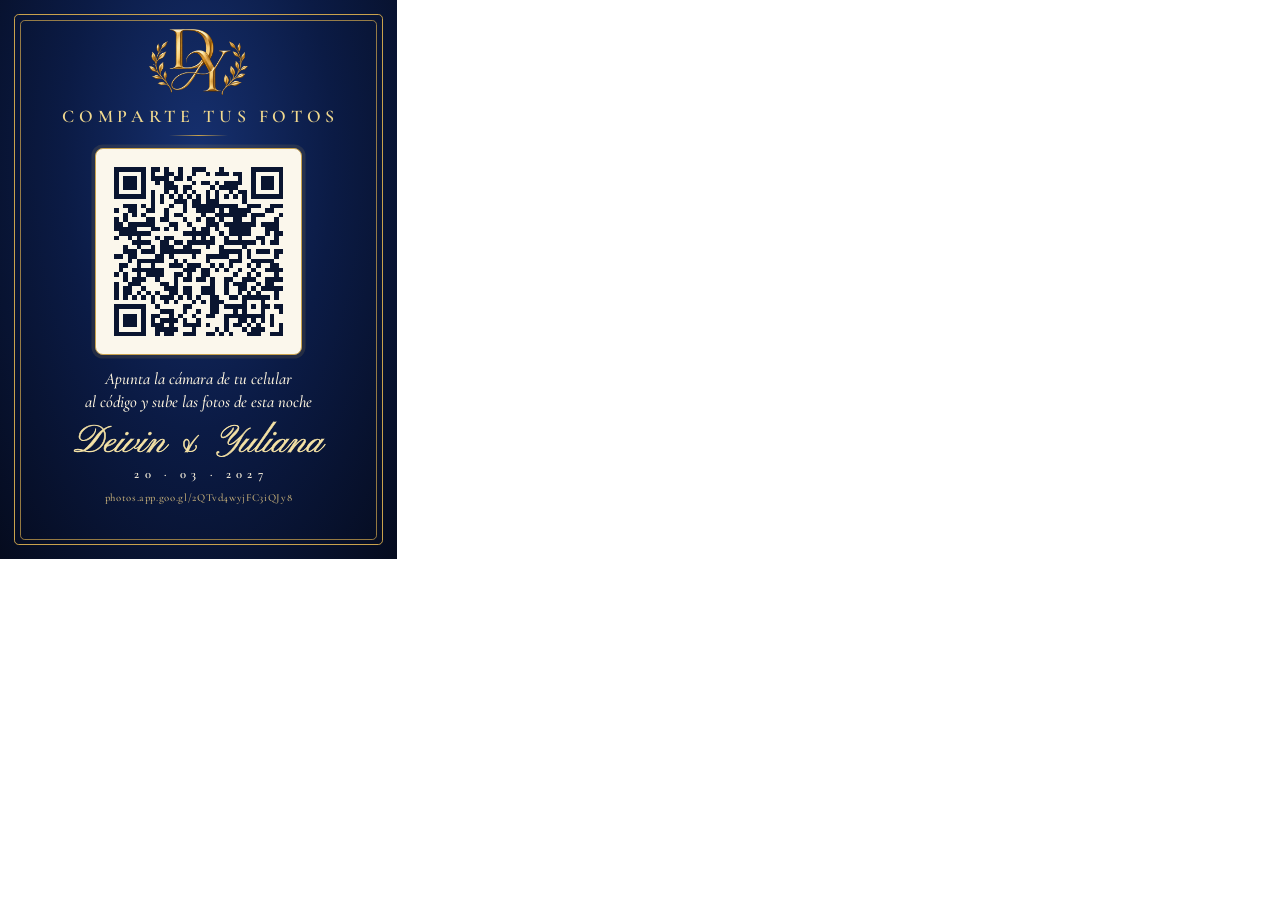
<file: print/mesa-qr-individual.html>
<!doctype html><html lang="es"><head><meta charset="utf-8"><title>Tarjeta de mesa · QR de fotos</title>
<link rel="stylesheet" href="../css/fonts.css"><style>
@page{margin:0}
*{box-sizing:border-box;margin:0;padding:0}
html,body{background:#fff;-webkit-print-color-adjust:exact;print-color-adjust:exact}
.card{container-type:inline-size;width:100%;aspect-ratio:105/148;position:relative;overflow:hidden;color:#f6e3a6;text-align:center;
  background:radial-gradient(ellipse at 50% 28%,#16306f 0%,#0b1b45 48%,#050b1e 100%);font-family:'Cormorant Garamond',Georgia,serif}
.in{position:absolute;inset:0;display:flex;flex-direction:column;align-items:center;padding:7.4cqw 0 0}
.frame{position:absolute;inset:3.6cqw;border:.32cqw solid #c9a24d;border-radius:1.2cqw}
.frame.f2{inset:5cqw;border-width:.14cqw;border-color:#c9a24dbb}
.mono{width:25cqw;height:auto;display:block}
.kicker{margin-top:2.6cqw;font-weight:600;font-size:4.5cqw;letter-spacing:.26em;text-transform:uppercase;padding-left:.26em;color:#f1d98f}
.rule{width:15cqw;height:.25cqw;margin:2cqw 0 3.2cqw;background:linear-gradient(90deg,transparent,#c9a24d,transparent)}
.qr{width:52cqw;padding:2cqw;background:#fbf7ec;border-radius:2cqw;border:.4cqw solid #c9a24d;box-shadow:0 0 0 .9cqw #c9a24d22}
.qrbox{padding:2.4cqw;background:#fbf7ec;line-height:0}
.qrbox svg{width:100%;height:auto;display:block;shape-rendering:crispEdges}
.how{margin-top:3.4cqw;font-style:italic;font-weight:500;font-size:4.2cqw;line-height:1.35;color:#fff6e0}
.names{margin-top:2.4cqw;font-family:'Pinyon Script',cursive;font-size:9.6cqw;line-height:1.1;-webkit-text-stroke:.016em currentColor;color:#f6e3a6}
.names span{font-size:.92em;margin:0 .08em}
.date{margin-top:.4cqw;font-weight:600;font-size:3.2cqw;letter-spacing:.42em;padding-left:.42em;color:#fff6e0}
.url{margin-top:2.2cqw;font-size:2.7cqw;letter-spacing:.06em;color:#c9b27a;font-weight:500}

@page{size:105mm 148mm}
body{width:105mm;height:148mm}
</style></head><body><div class="card"><div class="in">
  <div class="frame"></div><div class="frame f2"></div>
  <img class="mono" src="../assets/img/monogram.webp" alt="">
  <p class="kicker">Comparte tus fotos</p>
  <div class="rule"></div>
  <div class="qr"><div class="qrbox"><svg viewBox="0 0 37 37" class="segno"><path class="qrline" stroke="#0a1530" d="M0 0.5h7m1 0h2m1 0h1m2 0h1m2 0h3m3 0h1m6 0h7m-37 1h1m5 0h1m1 0h1m2 0h2m1 0h1m2 0h1m2 0h1m1 0h3m1 0h2m2 0h1m5 0h1m-37 1h1m1 0h3m1 0h1m1 0h4m1 0h2m1 0h1m10 0h1m2 0h1m1 0h3m1 0h1m-37 1h1m1 0h3m1 0h1m2 0h1m1 0h2m4 0h1m1 0h2m1 0h1m1 0h4m2 0h1m1 0h3m1 0h1m-37 1h1m1 0h3m1 0h1m4 0h3m1 0h2m4 0h1m1 0h4m3 0h1m1 0h3m1 0h1m-37 1h1m5 0h1m1 0h1m2 0h1m1 0h1m1 0h1m1 0h1m2 0h1m1 0h1m2 0h1m1 0h2m1 0h1m5 0h1m-37 1h7m1 0h1m1 0h1m1 0h1m1 0h1m1 0h1m1 0h1m1 0h1m1 0h1m1 0h1m1 0h1m1 0h1m1 0h7m-29 1h1m1 0h1m2 0h3m1 0h2m1 0h3m5 0h1m-27 1h3m1 0h1m1 0h1m3 0h1m2 0h1m1 0h10m2 0h3m2 0h3m-37 1h1m2 0h2m2 0h2m2 0h1m3 0h1m2 0h4m1 0h1m1 0h5m3 0h2m-33 1h1m1 0h1m1 0h1m4 0h1m1 0h2m4 0h1m2 0h7m1 0h3m3 0h1m-37 1h1m1 0h1m4 0h2m1 0h2m3 0h1m2 0h1m1 0h2m1 0h1m2 0h2m2 0h1m4 0h1m-36 1h2m1 0h6m3 0h2m2 0h1m3 0h3m1 0h7m1 0h4m-36 1h5m3 0h2m1 0h1m1 0h1m3 0h1m1 0h2m1 0h1m2 0h5m3 0h3m-35 1h7m7 0h6m2 0h1m1 0h5m3 0h1m1 0h2m-37 1h1m2 0h1m1 0h1m3 0h1m1 0h2m4 0h1m1 0h1m1 0h1m2 0h1m2 0h1m3 0h2m2 0h1m-32 1h4m2 0h2m1 0h2m1 0h6m2 0h7m1 0h1m1 0h2m-34 1h1m2 0h1m2 0h1m1 0h3m2 0h2m3 0h1m2 0h1m4 0h1m-27 1h3m1 0h3m1 0h9m4 0h5m1 0h1m1 0h3m1 0h2m-37 1h2m1 0h2m4 0h2m1 0h1m4 0h1m2 0h5m2 0h1m1 0h1m5 0h1m-33 1h1m1 0h6m2 0h1m1 0h1m4 0h1m4 0h3m2 0h5m-34 1h2m2 0h1m2 0h1m3 0h3m1 0h3m2 0h1m1 0h1m1 0h1m3 0h1m1 0h1m2 0h2m-35 1h1m2 0h7m4 0h3m1 0h2m1 0h1m1 0h1m2 0h1m2 0h1m2 0h4m-37 1h1m1 0h1m2 0h1m1 0h4m2 0h2m1 0h1m2 0h2m5 0h1m2 0h1m1 0h1m3 0h1m-34 1h1m1 0h3m2 0h1m3 0h1m1 0h2m1 0h2m1 0h1m2 0h2m2 0h3m2 0h4m-37 1h1m2 0h3m4 0h2m1 0h1m7 0h1m2 0h1m1 0h3m2 0h1m1 0h2m-35 1h1m1 0h2m2 0h1m4 0h3m1 0h2m2 0h3m2 0h1m2 0h2m1 0h1m1 0h5m-37 1h1m1 0h2m1 0h1m1 0h1m1 0h1m2 0h2m1 0h2m2 0h3m2 0h1m2 0h1m1 0h1m1 0h1m3 0h1m-36 1h1m1 0h1m1 0h1m1 0h1m1 0h1m1 0h3m1 0h1m1 0h1m1 0h1m2 0h2m2 0h2m1 0h6m1 0h1m-28 1h1m2 0h1m1 0h1m3 0h1m1 0h1m1 0h3m4 0h1m3 0h1m-33 1h7m2 0h1m5 0h2m4 0h2m1 0h5m1 0h1m1 0h2m1 0h2m-37 1h1m5 0h1m3 0h3m2 0h1m2 0h1m2 0h2m3 0h1m1 0h1m3 0h1m3 0h1m-37 1h1m1 0h3m1 0h1m1 0h2m2 0h1m1 0h1m2 0h1m2 0h2m2 0h9m1 0h1m-35 1h1m1 0h3m1 0h1m1 0h1m1 0h4m1 0h1m2 0h1m5 0h1m2 0h2m1 0h1m1 0h1m1 0h1m-35 1h1m1 0h3m1 0h1m1 0h3m1 0h1m2 0h4m1 0h1m3 0h1m1 0h2m1 0h1m1 0h1m2 0h1m1 0h1m-37 1h1m5 0h1m2 0h5m3 0h1m4 0h1m1 0h1m3 0h1m1 0h3m3 0h1m-37 1h7m2 0h1m1 0h2m2 0h3m2 0h2m1 0h1m1 0h1m3 0h3m2 0h3"/></svg></div></div>
  <p class="how">Apunta la cámara de tu celular<br>al código y sube las fotos de esta noche</p>
  <p class="names">Deivin <span>&amp;</span> Yuliana</p>
  <p class="date">20 · 03 · 2027</p>
  <p class="url">photos.app.goo.gl/2QTvd4wyjFC3iQJy8</p>
</div></div></body></html>
</file>
<file: css/fonts.css>
@font-face{font-family:'Cormorant Garamond';font-style:italic;font-weight:400;font-display:swap;src:url(../assets/fonts/CormorantGaramond-400i.ttf) format('truetype')}
@font-face{font-family:'Cormorant Garamond';font-style:italic;font-weight:500;font-display:swap;src:url(../assets/fonts/CormorantGaramond-500i.ttf) format('truetype')}
@font-face{font-family:'Cormorant Garamond';font-style:normal;font-weight:400;font-display:swap;src:url(../assets/fonts/CormorantGaramond-400.ttf) format('truetype')}
@font-face{font-family:'Cormorant Garamond';font-style:normal;font-weight:500;font-display:swap;src:url(../assets/fonts/CormorantGaramond-500.ttf) format('truetype')}
@font-face{font-family:'Cormorant Garamond';font-style:normal;font-weight:600;font-display:swap;src:url(../assets/fonts/CormorantGaramond-600.ttf) format('truetype')}
@font-face{font-family:'Pinyon Script';font-style:normal;font-weight:400;font-display:swap;src:url(../assets/fonts/PinyonScript-400.ttf) format('truetype')}
@font-face{font-family:'Jost';font-style:normal;font-weight:300;font-display:swap;src:url(../assets/fonts/Jost-300.ttf) format('truetype')}
@font-face{font-family:'Jost';font-style:normal;font-weight:400;font-display:swap;src:url(../assets/fonts/Jost-400.ttf) format('truetype')}
@font-face{font-family:'Jost';font-style:normal;font-weight:500;font-display:swap;src:url(../assets/fonts/Jost-500.ttf) format('truetype')}
@font-face{font-family:'Bodoni Moda';font-style:normal;font-weight:600;font-display:swap;src:url(../assets/fonts/BodoniModa-600.ttf) format('truetype')}
</file>
<file: css/styles.css>
:root{
  --ink:#050b1e; --midnight:#0a1530; --navy:#0f1f4a; --royal:#1d3f9c; --electric:#2f6bff;
  --gold:#c9a24d; --gold-l:#f1d98f; --gold-d:#9b7a2e; --ivory:#f6f0e4; --leaf:#4d6b4a;
  --serif:'Cormorant Garamond',Georgia,serif; --script:'Pinyon Script','Cormorant Garamond',cursive; --sans:'Jost',system-ui,sans-serif;
  --grain:url("data:image/svg+xml,%3Csvg xmlns='http://www.w3.org/2000/svg' width='220' height='220'%3E%3Cfilter id='n'%3E%3CfeTurbulence type='fractalNoise' baseFrequency='.85' numOctaves='3' stitchTiles='stitch'/%3E%3CfeColorMatrix values='0 0 0 0 .35 0 0 0 0 .42 0 0 0 0 .6 .1 0 0 0 0'/%3E%3C/filter%3E%3Crect width='100%25' height='100%25' filter='url(%23n)'/%3E%3C/svg%3E");
  --ink-h:#101a47; --text:#232d5a; --muted:#37437a; --gold-ink:#6b4e0c; --gold-line:#b8923a;
  --goldgrad:linear-gradient(135deg,#f3dc9b,#c9a24d 55%,#9b7a2e);
}
*{box-sizing:border-box;margin:0;padding:0}
html{scroll-behavior:smooth;-webkit-text-size-adjust:100%}
body{background:var(--ink);color:var(--ivory);font-family:var(--serif);font-size:19px;line-height:1.6;overflow-x:hidden}
body.locked{overflow:hidden;height:100vh;height:100dvh}
img{max-width:100%;display:block}
a{color:inherit}
[hidden]{display:none!important}
button{font:inherit;color:inherit;cursor:pointer;background:none;border:0}
:focus-visible{outline:2px solid var(--gold-l);outline-offset:3px}

/* ============ INTRO ============ */
.intro{position:fixed;inset:0;z-index:100;display:flex;align-items:center;justify-content:center;
  background:radial-gradient(ellipse at 50% 35%,#13265c 0%,#0a1534 45%,#050b1e 100%);transition:opacity 1s ease,visibility 1s}
.intro.done{opacity:0;visibility:hidden;pointer-events:none}
.stars{position:absolute;inset:0;opacity:.55;pointer-events:none;
  background-image:radial-gradient(1.2px 1.2px at 12% 18%,#fff8,transparent),radial-gradient(1px 1px at 78% 12%,#fff7,transparent),
  radial-gradient(1.4px 1.4px at 66% 78%,#f1d98fcc,transparent),radial-gradient(1px 1px at 24% 70%,#fff6,transparent),
  radial-gradient(1.2px 1.2px at 90% 55%,#f1d98f99,transparent),radial-gradient(1px 1px at 40% 8%,#fff7,transparent);
  animation:twinkle 5s ease-in-out infinite alternate}
@keyframes twinkle{to{opacity:.25}}
.stage{position:relative;width:100%;height:100vh;height:100dvh;display:flex;align-items:center;justify-content:center;
  transition:transform 1.4s cubic-bezier(.6,0,.2,1),opacity 1s}

/* Sobre blanco: ocupa toda la pantalla en celular; en computador conserva la proporción de un celular */
.envelope{position:relative;height:100%;width:min(100vw,calc(100dvh * .48));container-type:size;overflow:hidden;
  box-shadow:0 0 90px #000a;--tip:44%}
@media(max-width:700px){.envelope{width:100vw}}
.env-back,.pocket,.flap-face,.letter{position:absolute}
.env-back{inset:0;background:var(--grain),linear-gradient(180deg,#fff,#f4f5fa)}
.pocket{inset:0;z-index:3;background:var(--grain),linear-gradient(178deg,#fff,#f6f7fb 55%,#eceff6);
  clip-path:polygon(0 0,50% var(--tip),100% 0,100% 100%,0 100%)}
.flap{position:absolute;left:0;top:0;width:100%;height:var(--tip);z-index:5;transform-origin:50% 0}
.flap-face{inset:0;background-size:100% 100%;background-repeat:no-repeat}
.flap-front{filter:drop-shadow(0 6px 7px #28376e30);background-image:url("data:image/svg+xml,%3Csvg xmlns='http://www.w3.org/2000/svg' viewBox='0 0 100 100' preserveAspectRatio='none'%3E%3Cdefs%3E%3ClinearGradient id='g' x1='0' y1='0' x2='0' y2='1'%3E%3Cstop offset='0' stop-color='%23ffffff'/%3E%3Cstop offset='1' stop-color='%23f0f2f9'/%3E%3C/linearGradient%3E%3C/defs%3E%3Cpolygon points='0,0 100,0 50,100' fill='url(%23g)'/%3E%3C/svg%3E")}
.flap-inner{opacity:0;background-image:url("data:image/svg+xml,%3Csvg xmlns='http://www.w3.org/2000/svg' viewBox='0 0 100 100' preserveAspectRatio='none'%3E%3Cpolygon points='0,0 100,0 50,100' fill='%23dfe3f0'/%3E%3C/svg%3E")}
.envelope.open .flap{z-index:1;animation:flapflip 1.1s cubic-bezier(.5,0,.3,1) forwards,flapgone .4s ease 1s forwards}
.envelope.open .flap-front{animation:f1 1.1s linear forwards}
.envelope.open .flap-inner{animation:f2 1.1s linear forwards}
@keyframes flapflip{to{transform:scaleY(-1)}}
@keyframes flapgone{to{opacity:0}}
@keyframes f1{0%,49%{opacity:1}50%,100%{opacity:0}}
@keyframes f2{0%,49%{opacity:0}50%,100%{opacity:1}}

/* carta que asoma al abrir */
.letter{z-index:2;left:9%;right:9%;top:10%;height:62%;border-radius:3px;padding:5% 4% 0;text-align:center;color:#1a2556;
  background:linear-gradient(180deg,#fbf6ea,#efe6d0);box-shadow:inset 0 0 0 1px #c9a24d77,inset 0 0 0 5px #fbf6ea,inset 0 0 0 6px #c9a24d55;
  transition:transform 1.4s cubic-bezier(.3,.7,.2,1) .5s;display:flex;flex-direction:column;align-items:center;gap:.5em}
.envelope.open .letter{transform:translateY(-7%)}
.letter-mono{width:17cqw;filter:drop-shadow(0 3px 4px #0005)}
.letter-small{font-family:var(--serif);font-weight:600;font-size:max(11px,3cqw);letter-spacing:.24em;text-transform:uppercase;color:#6b4e0c}
.letter-for{font-style:italic;font-weight:600;font-size:max(16px,4.4cqw);line-height:1.2;color:#2b3670}

/* ornamentación floral en relieve */
.orn{display:block;pointer-events:none;user-select:none}
.orn-top{position:absolute;left:15%;top:5%;width:70%;height:auto}
.orn-side{position:absolute;top:27%;height:46%;width:auto;z-index:4}
.orn-left{left:2%}
.orn-right{right:2%;transform:scaleX(-1)}
.orn-bottom{position:absolute;left:9%;bottom:2.5%;width:82%;height:auto;z-index:4}
.envelope.shimmer .orn{animation:ornGlow 1.7s ease-in-out forwards}
.envelope.shimmer .orn-top{animation-delay:.05s}.envelope.shimmer .orn-side{animation-delay:.55s}.envelope.shimmer .orn-bottom{animation-delay:1.05s}
@keyframes ornGlow{0%,100%{filter:none}45%{filter:drop-shadow(0 0 5px #f6d77f) drop-shadow(0 0 14px #f0c85a99) brightness(1.04)}}

.lines{position:absolute;inset:0;width:100%;height:100%;z-index:6;pointer-events:none;overflow:visible}
.o-shine path{stroke-dasharray:9 400;stroke-dashoffset:9;opacity:0}
.envelope.shimmer .o-shine path{animation:run 2.5s cubic-bezier(.45,.05,.4,1) forwards}
@keyframes run{0%{stroke-dashoffset:9;opacity:1}98%{opacity:1}100%{stroke-dashoffset:-100;opacity:0}}
.envelope.open .o-shine{display:none}

.seal{position:absolute;z-index:8;left:50%;top:var(--tip);width:30cqw;aspect-ratio:1;transform:translate(-50%,-50%);transition:transform .5s,opacity .7s;
  filter:drop-shadow(0 10px 12px #1b2a5c88);-webkit-tap-highlight-color:transparent}
.seal img{width:100%;height:100%;object-fit:contain;animation:breathe 3s ease-in-out infinite}
@keyframes breathe{50%{transform:scale(1.05)}}
.seal-ring{position:absolute;inset:-14%;border-radius:50%;border:1px solid #c9a24daa;animation:ring 2.4s ease-out infinite;pointer-events:none}
@keyframes ring{from{transform:scale(.8);opacity:.9}to{transform:scale(1.35);opacity:0}}
.seal:hover{transform:translate(-50%,-50%) scale(1.06)}
.envelope.shimmer .seal{transform:translate(-50%,-50%) scale(.92);animation:glint 1.2s ease-out}
@keyframes glint{0%{filter:drop-shadow(0 0 0 #fff)}40%{filter:drop-shadow(0 0 26px #f0c85a) brightness(1.25)}100%{filter:drop-shadow(0 10px 12px #1b2a5c88)}}
.envelope.open .seal{opacity:0;transform:translate(-50%,-50%) scale(1.25);pointer-events:none}
.envelope.shimmer .seal-ring{display:none}
.hint{position:absolute;left:0;right:0;top:calc(var(--tip) + 19cqw);z-index:9;text-align:center;font-family:var(--serif);font-weight:600;font-size:max(12px,3.2cqw);
  letter-spacing:.3em;text-transform:uppercase;color:#4a5588;animation:pulse 2.4s ease-in-out infinite;transition:opacity .4s}
@keyframes pulse{50%{opacity:.35}}
.envelope.shimmer .hint{opacity:0;animation:none}
.spark{position:absolute;z-index:9;width:5px;height:5px;border-radius:50%;background:#e6bf5a;box-shadow:0 0 8px 2px #f0c85a;pointer-events:none;
  animation:spark .9s ease-out forwards}
@keyframes spark{to{transform:translate(var(--dx),var(--dy)) scale(.2);opacity:0}}


/* video de apertura */
.walk{position:absolute;inset:0;opacity:0;visibility:hidden;background:#000;transition:opacity 1.2s ease,visibility 1.2s}
.intro.walking .walk{opacity:1;visibility:visible}
.walk video{width:100%;height:100%;object-fit:cover;object-position:50% 60%}
.walk-shade{position:absolute;inset:0;background:linear-gradient(0deg,#050b1ee6 0%,#050b1eb3 22%,transparent 55%),linear-gradient(180deg,#050b1e88,transparent 30%)}
.walk-title{position:absolute;left:0;right:0;bottom:16vh;text-align:center;font-family:var(--script);font-weight:400;letter-spacing:0;-webkit-text-stroke:.016em currentColor;font-size:clamp(42px,calc((100vw - 44px)/6.9),70px);line-height:1.1;
  color:#f6e3a6;text-shadow:0 2px 18px #000d,0 0 4px #0009;opacity:0;transform:translateY(14px);transition:opacity 1.4s,transform 1.4s}
.intro.walking .walk-title{opacity:1;transform:none;transition-delay:1.6s}
.skip{position:absolute;right:max(16px,env(safe-area-inset-right));bottom:max(18px,env(safe-area-inset-bottom));font-family:var(--sans);font-size:11px;letter-spacing:.3em;text-transform:uppercase;
  padding:10px 16px;border:1px solid #f1d98f66;border-radius:99px;color:var(--gold-l);background:#050b1e66;backdrop-filter:blur(4px)}

/* ============ CONTROLES ============ */
.topbar{position:fixed;z-index:60;top:max(12px,env(safe-area-inset-top));left:16px;right:16px;display:flex;justify-content:space-between;pointer-events:none;
  opacity:0;transition:opacity 1s .4s}
body:not(.locked) .topbar{opacity:1}
.icon-btn{pointer-events:auto;width:44px;height:44px;border-radius:50%;display:grid;place-items:center;color:var(--gold-l);
  background:#050b1e99;border:1px solid #c9a24d66;backdrop-filter:blur(8px)}
.icon-btn svg{width:22px;height:22px}
.i-off{display:none}
#musicBtn[aria-pressed="false"] .i-on{display:none}
#musicBtn[aria-pressed="false"] .i-off{display:block}
.menu{position:fixed;inset:0;z-index:55;background:radial-gradient(ellipse at 50% 20%,#13265cf2,#050b1ef7);backdrop-filter:blur(10px);
  display:flex;flex-direction:column;align-items:center;justify-content:center;gap:18px;animation:fade .35s}
@keyframes fade{from{opacity:0}}
.menu-mono{width:96px;opacity:.9}
.menu ul{list-style:none;text-align:center}
.menu a{display:block;padding:9px 20px;text-decoration:none;font-size:clamp(22px,6vw,28px);color:var(--ivory);letter-spacing:.04em}
.menu a:hover,.menu a:focus-visible{color:var(--gold-l)}

/* ============ SISTEMA TIPOGRÁFICO ============
   Cormorant Garamond para todo el texto (títulos, cuerpo, etiquetas);
   Pinyon Script solo para los nombres de los novios;
   Jost únicamente en enlaces y botones (.btn, .skip).
   Escala: nombres 46–64 · h2 27–34 · lead 21–24 · h3 22 · cuerpo 18–20 · etiqueta 13 */
:root{--fs-body:clamp(18px,4.7vw,20px);--fs-lead:clamp(21px,5.4vw,24px);--fs-h2:clamp(26px,7vw,34px);--fs-label:13px;--fs-names:clamp(42px,calc((100vw - 44px)/6.9),70px)}
body{font-size:var(--fs-body);font-weight:500;line-height:1.65}

/* ============ SECCIONES (papel vegetal) ============ */
.sec{position:relative;padding:84px 20px;text-align:center;overflow:hidden;color:var(--text);
  background:linear-gradient(180deg,#fdfeffd6,#f1f4fbcc);box-shadow:0 -1px 0 #ffffffaa,0 1px 0 #1d2f7022}
.sec:nth-of-type(even){background:linear-gradient(180deg,#f5f7fdd2,#e9eef9c8)}
.sec::after{content:"";position:absolute;inset:0;background:var(--grain);opacity:.5;mix-blend-mode:multiply;pointer-events:none}
.sec>*:not(.wm),.bye>.reveal{position:relative}
.hero+.sec{box-shadow:0 -1px 0 var(--gold-line)}
.wm{position:absolute;inset:0;pointer-events:none;background:url(../assets/img/monogram.webp?v=8) center 50%/min(92vw,640px) no-repeat;mix-blend-mode:multiply;opacity:.1}

/* fondo fijo que se transparenta (y se desenfoca) a través de cada hoja */
.backdrop{position:fixed;inset:-30px;z-index:-1;pointer-events:none;filter:blur(6px) saturate(1.05);
  background:radial-gradient(circle at 18% 12%,#3a5fc4 0,transparent 38%),radial-gradient(circle at 88% 38%,#dcbd6e 0,transparent 26%),
    radial-gradient(circle at 12% 70%,#dcbd6e 0,transparent 22%),radial-gradient(circle at 80% 92%,#3a5fc4 0,transparent 40%),
    linear-gradient(180deg,#6d8ad2,#34519f)}
.backdrop::before{content:"";position:absolute;inset:0;background:url(../assets/img/monogram.webp?v=8) 50% 46%/min(80vw,560px) no-repeat;opacity:.5}
.backdrop::after{content:"";position:absolute;inset:0;background:url(../assets/img/orn-bottom.svg?v=8) 50% 8%/min(92vw,520px) no-repeat,url(../assets/img/orn-side.svg?v=8) -4% 60%/auto 70vh no-repeat,url(../assets/img/orn-side.svg?v=8) 104% 20%/auto 70vh no-repeat;opacity:.45}

/* ---- texto ---- */
.eyebrow{font-family:var(--serif);font-weight:600;font-size:var(--fs-label);letter-spacing:.3em;text-transform:uppercase;color:var(--gold-ink);padding-left:.3em}
.sec-title{font-family:var(--serif);font-weight:600;font-size:var(--fs-h2);line-height:1.2;letter-spacing:.16em;text-transform:uppercase;color:var(--ink-h);margin-bottom:6px;padding-left:.16em}
.sec-title::after{content:"";display:block;width:64px;height:1px;margin:16px auto 0;background:linear-gradient(90deg,transparent,var(--gold-line),transparent)}
.sec-title.small{font-size:clamp(24px,6.4vw,30px)}
.sec-sub{font-style:italic;font-weight:500;font-size:calc(var(--fs-body) + 1px);color:var(--muted);margin:14px 0 36px}
.lead{font-size:var(--fs-lead);font-style:italic;font-weight:500;line-height:1.4;color:var(--ink-h)}
.body{max-width:34em;margin:16px auto 0;color:var(--text)}
.names{white-space:nowrap;font-family:var(--script);font-weight:400;font-style:normal;letter-spacing:0;-webkit-text-stroke:.016em currentColor;line-height:1.1;color:var(--gold-ink)}
.names span,.walk-title span{font-family:var(--script);font-style:normal;font-weight:400;font-size:.92em;margin:0 .1em;color:inherit}

/* marco ornamental casi transparente */
.frame{position:relative;max-width:560px;margin:0 auto;padding:44px 26px;border:1px solid #c9a24d99;border-radius:6px;background:#ffffff59;box-shadow:0 14px 34px #1d2f7014}
.frame::before{content:"";position:absolute;inset:7px;border:1px solid #c9a24d55;border-radius:3px;pointer-events:none}
.frame.slim{max-width:480px}
.corner{position:absolute;width:26px;height:26px;border:1px solid var(--gold-line)}
.corner.tl{top:-1px;left:-1px;border-width:1.5px 0 0 1.5px;border-top-left-radius:6px}
.corner.tr{top:-1px;right:-1px;border-width:1.5px 1.5px 0 0;border-top-right-radius:6px}
.corner.bl{bottom:-1px;left:-1px;border-width:0 0 1.5px 1.5px;border-bottom-left-radius:6px}
.corner.br{bottom:-1px;right:-1px;border-width:0 1.5px 1.5px 0;border-bottom-right-radius:6px}

/* portada */
.hero{position:relative;min-height:100vh;min-height:100svh;display:flex;align-items:flex-start;justify-content:center;text-align:center;overflow:hidden;background:#0a1a4a}
.hero-bg{position:absolute;inset:0;width:100%;height:100%;object-fit:cover;object-position:66% 55%;transform:scale(1.04);animation:kb 24s ease-in-out infinite alternate}
@keyframes kb{to{transform:scale(1.14) translateX(-1.5%)}}
.hero-shade{position:absolute;inset:0;background:linear-gradient(180deg,#050b1ecc 0%,#050b1e88 30%,#050b1e00 50%,#050b1e00 78%,#050b1ee6 100%)}
.hero-in{position:relative;padding:clamp(78px,13vh,130px) 20px 0;width:100%}
.hero .eyebrow{color:#f4e2a8}
.hero .names{font-size:var(--fs-names);margin:12px 0 8px;color:#f6e3a6;text-shadow:0 3px 22px #000c}
.date-line{font-weight:600;letter-spacing:.42em;font-size:calc(var(--fs-body) - 2px);color:#fff6e0;margin-bottom:20px;padding-left:.42em;text-shadow:0 2px 12px #000c}
.phrase{font-style:italic;font-weight:500;font-size:var(--fs-lead);line-height:1.4;color:#fff6e0;text-shadow:0 2px 14px #000}
.scroll-cue{position:absolute;left:50%;bottom:22px;width:22px;height:36px;margin-left:-11px;border:1px solid #f1d98faa;border-radius:12px}
.scroll-cue span{position:absolute;left:50%;top:7px;width:3px;height:7px;margin-left:-1.5px;border-radius:2px;background:var(--gold-l);animation:cue 1.8s infinite}
@keyframes cue{60%{transform:translateY(12px);opacity:0}}

/* nos casamos */
.arch{width:min(70%,290px);aspect-ratio:3/4;margin:0 auto 30px;border-radius:999px 999px 6px 6px;overflow:hidden;border:1px solid var(--gold-line);padding:7px;background:#0000}
.arch img{width:100%;height:100%;object-fit:cover;border-radius:999px 999px 3px 3px;object-position:50% 25%}

/* cuenta regresiva */
.sec-count{padding:72px 16px}
.count{display:grid;grid-template-columns:repeat(4,1fr);gap:8px;max-width:460px;margin:22px auto 14px}
.count div{padding:18px 4px 12px;border:1px solid #c9a24d88;border-radius:4px;background:#ffffff80}
.count b{display:block;font-weight:600;font-size:clamp(30px,8.4vw,40px);line-height:1;color:var(--ink-h);font-variant-numeric:lining-nums tabular-nums}
.count span{font-weight:600;font-size:12px;letter-spacing:.22em;text-transform:uppercase;color:var(--gold-ink);display:block;margin-top:8px;padding-left:.22em}
.count-msg{font-style:italic;font-weight:500;color:var(--muted);font-size:calc(var(--fs-body) + 1px)}

/* evento */
.cards{display:grid;gap:26px;max-width:960px;margin:0 auto}
@media(min-width:820px){.cards{grid-template-columns:1fr 1fr}}
.card{width:100%;padding:38px 22px}
.card-k{font-weight:600;font-size:var(--fs-label);letter-spacing:.28em;text-transform:uppercase;color:var(--gold-ink);padding-left:.28em}
.time{font-weight:600;font-size:clamp(36px,9.4vw,44px);line-height:1.1;margin:8px 0 4px;color:var(--ink-h);font-variant-numeric:lining-nums}
.time small{font-size:.36em;letter-spacing:.18em;text-transform:uppercase;font-weight:600;color:var(--gold-ink)}
.card h3{font-weight:600;font-size:22px;line-height:1.3;margin:6px 0 10px;color:var(--ink-h)}
.addr{color:var(--muted);font-style:italic}
.notes{max-width:960px;margin:34px auto 6px;display:grid;gap:18px}
@media(min-width:820px){.notes{grid-template-columns:1fr 1fr}}
.note{padding:22px 20px;border-top:1px solid #c9a24d88;text-align:center}
.note svg{width:28px;height:28px;color:var(--gold-line);margin:0 auto 8px}
.note h4{font-weight:600;font-size:22px;color:var(--ink-h);line-height:1.3;margin-bottom:4px}
.note p{color:var(--text)}

/* enlaces y botones: tipografía propia (Jost), sin cambios */
.btn{display:inline-block;margin-top:22px;padding:14px 30px;text-decoration:none;font-family:var(--sans);font-weight:500;font-size:12px;letter-spacing:.28em;text-transform:uppercase;
  color:#171004;background:linear-gradient(135deg,#f3dc9b,#cfa848 60%,#b8923a);border-radius:99px;border:0;box-shadow:0 6px 24px #c9a24d33;transition:transform .25s,box-shadow .25s}
.btn:hover{transform:translateY(-2px);box-shadow:0 10px 30px #c9a24d55}
.btn.ghost{background:none;color:var(--gold-ink);border:1px solid var(--gold-line);box-shadow:none}
.btn[disabled]{opacity:.5;cursor:wait}

/* mapas */
.map{margin-top:18px;border:1px solid #c9a24d88;border-radius:4px;overflow:hidden;aspect-ratio:4/3;background:#e9eefa}
.map iframe{width:100%;height:100%;border:0;filter:saturate(.8) contrast(1.05)}

/* dress code */
.dress{max-width:640px}
.dress-grid{display:grid;gap:22px;margin-bottom:30px}
@media(min-width:600px){.dress-grid{grid-template-columns:1fr 1fr}}
.dress-grid p:last-child{margin-top:4px;color:var(--text)}
.reserved-t{margin-bottom:14px}
.reserved{list-style:none;display:grid;gap:14px;text-align:left;max-width:460px;margin:0 auto}
.reserved li{display:flex;gap:14px;align-items:center;color:var(--text)}
.reserved i{flex:none;width:34px;height:34px;border-radius:50%;border:1px solid #b8923a;box-shadow:0 0 0 3px #1d2f7014}
.reserved b{color:var(--ink-h);font-weight:700}
.env-ico{width:54px;margin:0 auto 12px}

/* confirmación */
.rsvp{max-width:520px;text-align:center}
.rsvp .who{font-style:italic;font-weight:600;font-size:clamp(26px,7vw,30px);line-height:1.2;color:var(--ink-h);margin-top:4px}
.rsvp .cupos{font-style:italic;color:var(--muted);margin:6px 0 22px}
.choice{display:grid;gap:10px;margin-bottom:20px}
.choice label{display:block;cursor:pointer}
.choice input{position:absolute;opacity:0}
.choice span{display:block;padding:13px 12px;border:1px solid #b8923a99;border-radius:4px;background:#ffffff66;color:var(--ink-h);font-weight:600;transition:.2s}
.choice input:checked+span{background:linear-gradient(135deg,#f3dc9b88,#c9a24d66);border-color:#8a6a1c;color:#3d2c05}
.choice input:focus-visible+span{outline:2px solid var(--gold-ink);outline-offset:2px}
.field{margin:18px 0;text-align:center}
.field>label{display:block;font-weight:600;font-size:var(--fs-label);letter-spacing:.24em;text-transform:uppercase;color:var(--gold-ink);margin-bottom:10px}
.stepper{display:inline-flex;align-items:center;gap:18px}
.stepper button{width:46px;height:46px;border-radius:50%;border:1px solid var(--gold-line);font-size:26px;line-height:1;color:var(--gold-ink);background:#ffffff66}
.stepper button:disabled{opacity:.35;cursor:not-allowed}
.stepper output{min-width:2ch;font-size:44px;font-weight:600;color:var(--ink-h);font-variant-numeric:lining-nums}
textarea{width:100%;min-height:84px;padding:12px;background:#ffffff99;border:1px solid #b8923a99;border-radius:4px;color:var(--ink-h);font:inherit;font-weight:500;resize:vertical}
textarea::placeholder{color:#55608f;opacity:1}
.msg-err{color:#a11d14;font-weight:600;margin-top:12px}
.msg-demo{font-weight:600;font-size:14px;letter-spacing:.08em;color:var(--gold-ink);border:1px dashed var(--gold-line);padding:8px 10px;margin-bottom:18px;border-radius:4px}
.done-ico{font-size:40px;color:var(--gold-line);line-height:1.2}
.qr{width:180px;height:180px;margin:20px auto 0;border-radius:6px;background:#fff;padding:8px}

/* cierre: foto de ellos semitransparente sobre azul noche */
.bye{position:relative;text-align:center;min-height:100vh;min-height:100svh;display:flex;align-items:center;justify-content:center;padding:90px 20px;background:#07102a;overflow:hidden}
.bye>img.bye-bg{position:absolute;inset:0;width:100%;height:100%;object-fit:cover;object-position:50% 28%;opacity:.5}
.bye>.bye-tint{position:absolute;inset:0;background:linear-gradient(180deg,#07102acc 0%,#0a1a4a55 45%,#07102aee 100%)}
.bye>.reveal{width:100%;max-width:560px}
.bye .lead{color:#fff6e0;text-shadow:0 2px 18px #000a}
.bye .names{color:#f6e3a6;text-shadow:0 2px 22px #000a;font-size:var(--fs-names);margin-top:8px}

/* animaciones de entrada */
.reveal{opacity:0;transform:translateY(24px);transition:opacity 1s ease,transform 1s ease}
.reveal.in{opacity:1;transform:none}
@media(prefers-reduced-motion:reduce){
  *{animation-duration:.01ms!important;animation-iteration-count:1!important;transition-duration:.01ms!important}
  html{scroll-behavior:auto}.reveal{opacity:1;transform:none}
}

/* ---- relieve floral sutil (igual al de la apertura) en "Nos casamos" ---- */
.relief{position:absolute;inset:0;overflow:hidden;border-radius:6px;pointer-events:none}
.rl{position:absolute;display:block;max-width:none}
.rl-l{left:-52px;top:8%;height:60%}
.rl-r{right:-52px;top:8%;height:60%;transform:scaleX(-1)}
.has-relief>*:not(.relief):not(.corner){position:relative;z-index:1}

/* ---- íconos ---- */
.emblem{display:block;width:112px;height:auto;margin:0 auto 12px;filter:drop-shadow(0 6px 9px #5a3d0a26)}
.emblem.sm{width:88px;margin-bottom:8px}
.dress-grid{gap:30px}

/* ---- cuenta regresiva raspable ---- */
.scratch{position:relative;max-width:460px;margin:22px auto 10px;border-radius:4px}
.scratch .count{margin:0 auto}
#foil{position:absolute;inset:0;width:100%;height:100%;border-radius:4px;touch-action:none;cursor:crosshair;transition:opacity .9s ease;-webkit-user-select:none;user-select:none}
.scratch:not(.revealed)::after{content:"";position:absolute;inset:0;border-radius:4px;pointer-events:none;
  background:linear-gradient(110deg,transparent 38%,#ffffff8c 50%,transparent 62%);background-size:260% 100%;animation:sweep 3.4s ease-in-out infinite}
@keyframes sweep{from{background-position:130% 0}to{background-position:-130% 0}}
.scratch.revealed #foil{opacity:0;pointer-events:none}
.scratch.revealed .count{animation:glow 1.2s ease-out}
@keyframes glow{0%{filter:drop-shadow(0 0 0 #f6d77f)}40%{filter:drop-shadow(0 0 16px #f0c85a)}100%{filter:none}}
.scratch-hint{font-style:italic;font-weight:500;color:var(--muted);margin-top:4px;transition:opacity .5s}
.scratch.revealed+.scratch-hint{opacity:0;height:0;margin:0;overflow:hidden}

/* ---- destello de luz al abrir: nace en el sello, llena la pantalla y se disuelve sobre el video ---- */
.flash{position:absolute;inset:0;z-index:20;pointer-events:none;opacity:0;
  background:radial-gradient(circle at var(--fx,50%) var(--fy,44%),#fffdf2 0,#fff3c4 14%,#f6d77f 30%,#ffe9a6 52%,#fff8e0 100%);
  clip-path:circle(0 at var(--fx,50%) var(--fy,44%));transition:none}
.intro.lit .flash{opacity:1;clip-path:circle(150vmax at var(--fx,50%) var(--fy,44%));transition:clip-path 1.25s cubic-bezier(.55,0,.35,1)}
.intro.walking .flash{opacity:0;clip-path:circle(150vmax at var(--fx,50%) var(--fy,44%));transition:opacity 1.4s ease}
.intro.lit .walk{transition:none}
.intro.walking{transition:none}
.intro.walking .walk{transition:none}
.intro.walking .stage{visibility:hidden}

/* ---- iniciales D y Y con la tipografía del monograma (Bodoni Moda) ---- */
.names .ini,.walk-title .ini{font:inherit;margin:0;letter-spacing:inherit;line-height:inherit;color:inherit}

/* ---- cierre: nombres en su posición, logo debajo y sin sombra ---- */
.bye{align-items:flex-start}
.bye>.reveal{padding-top:54vh;padding-top:54svh}
.bye-mono{display:block;width:min(54vw,210px);height:auto;margin:30px auto 0;opacity:1;filter:none;mix-blend-mode:normal}

/* computador (pantalla horizontal): texto abajo para no tapar las caras */
@media (min-aspect-ratio:1/1){
  .bye{align-items:flex-end;padding-bottom:28px}
  .bye>.reveal{padding-top:0}
  .bye>img.bye-bg{object-position:50% 36%}
  .bye .lead{font-size:20px}
  .bye .names{font-size:clamp(52px,6vw,68px);margin-top:4px}
  .bye-mono{width:118px;margin-top:14px}
}
</file>
